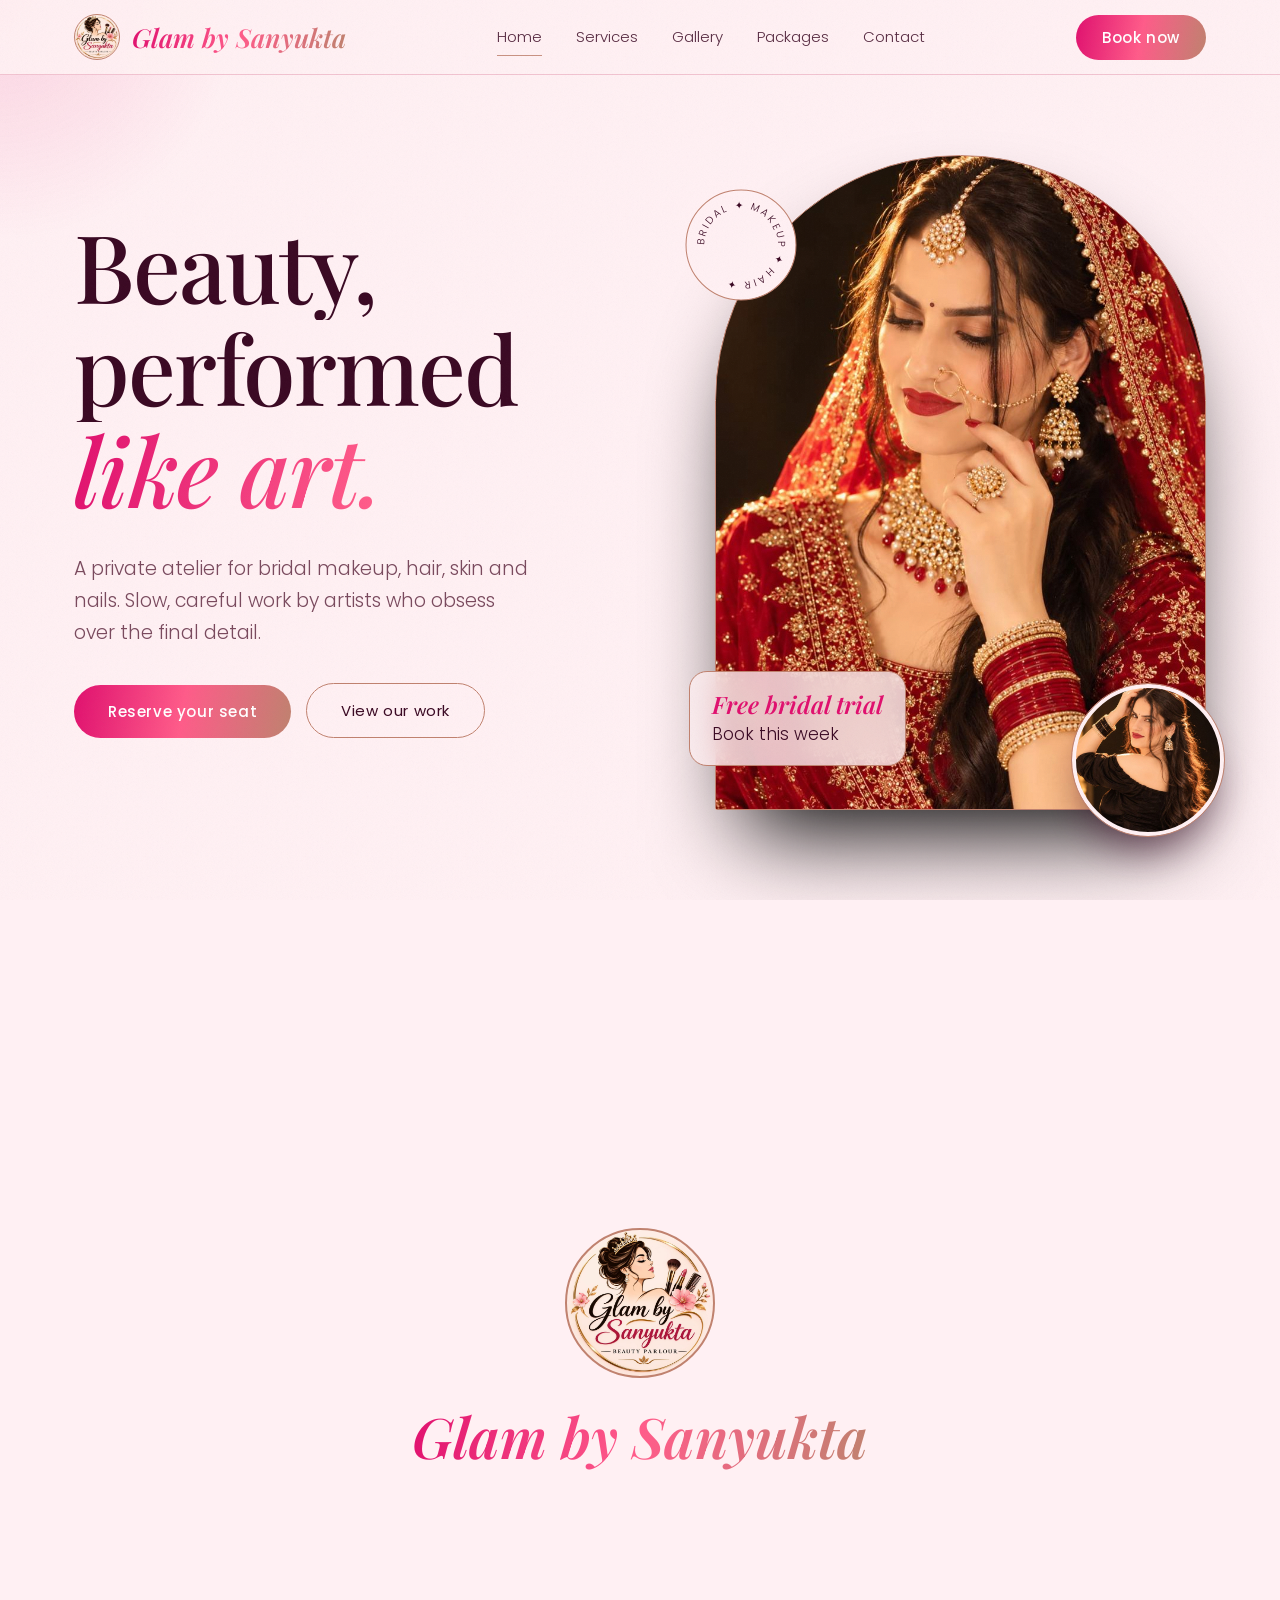
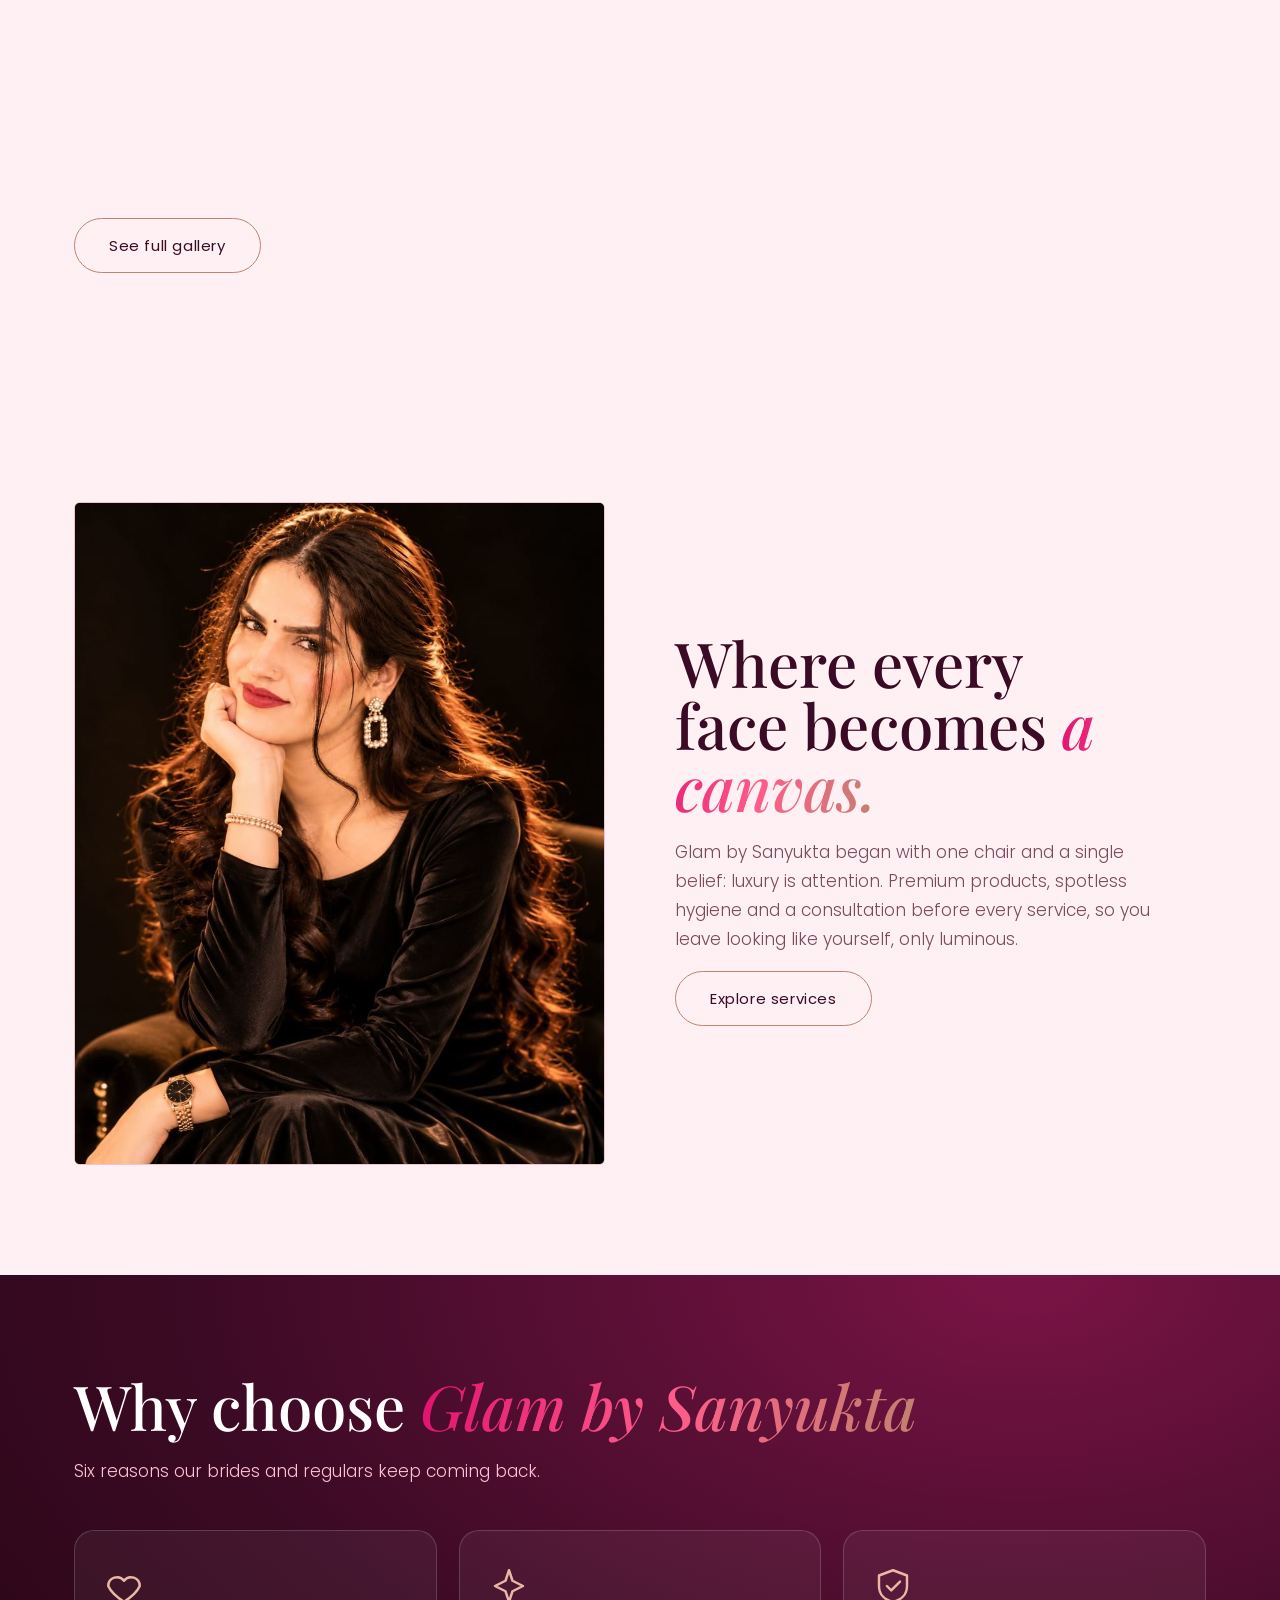
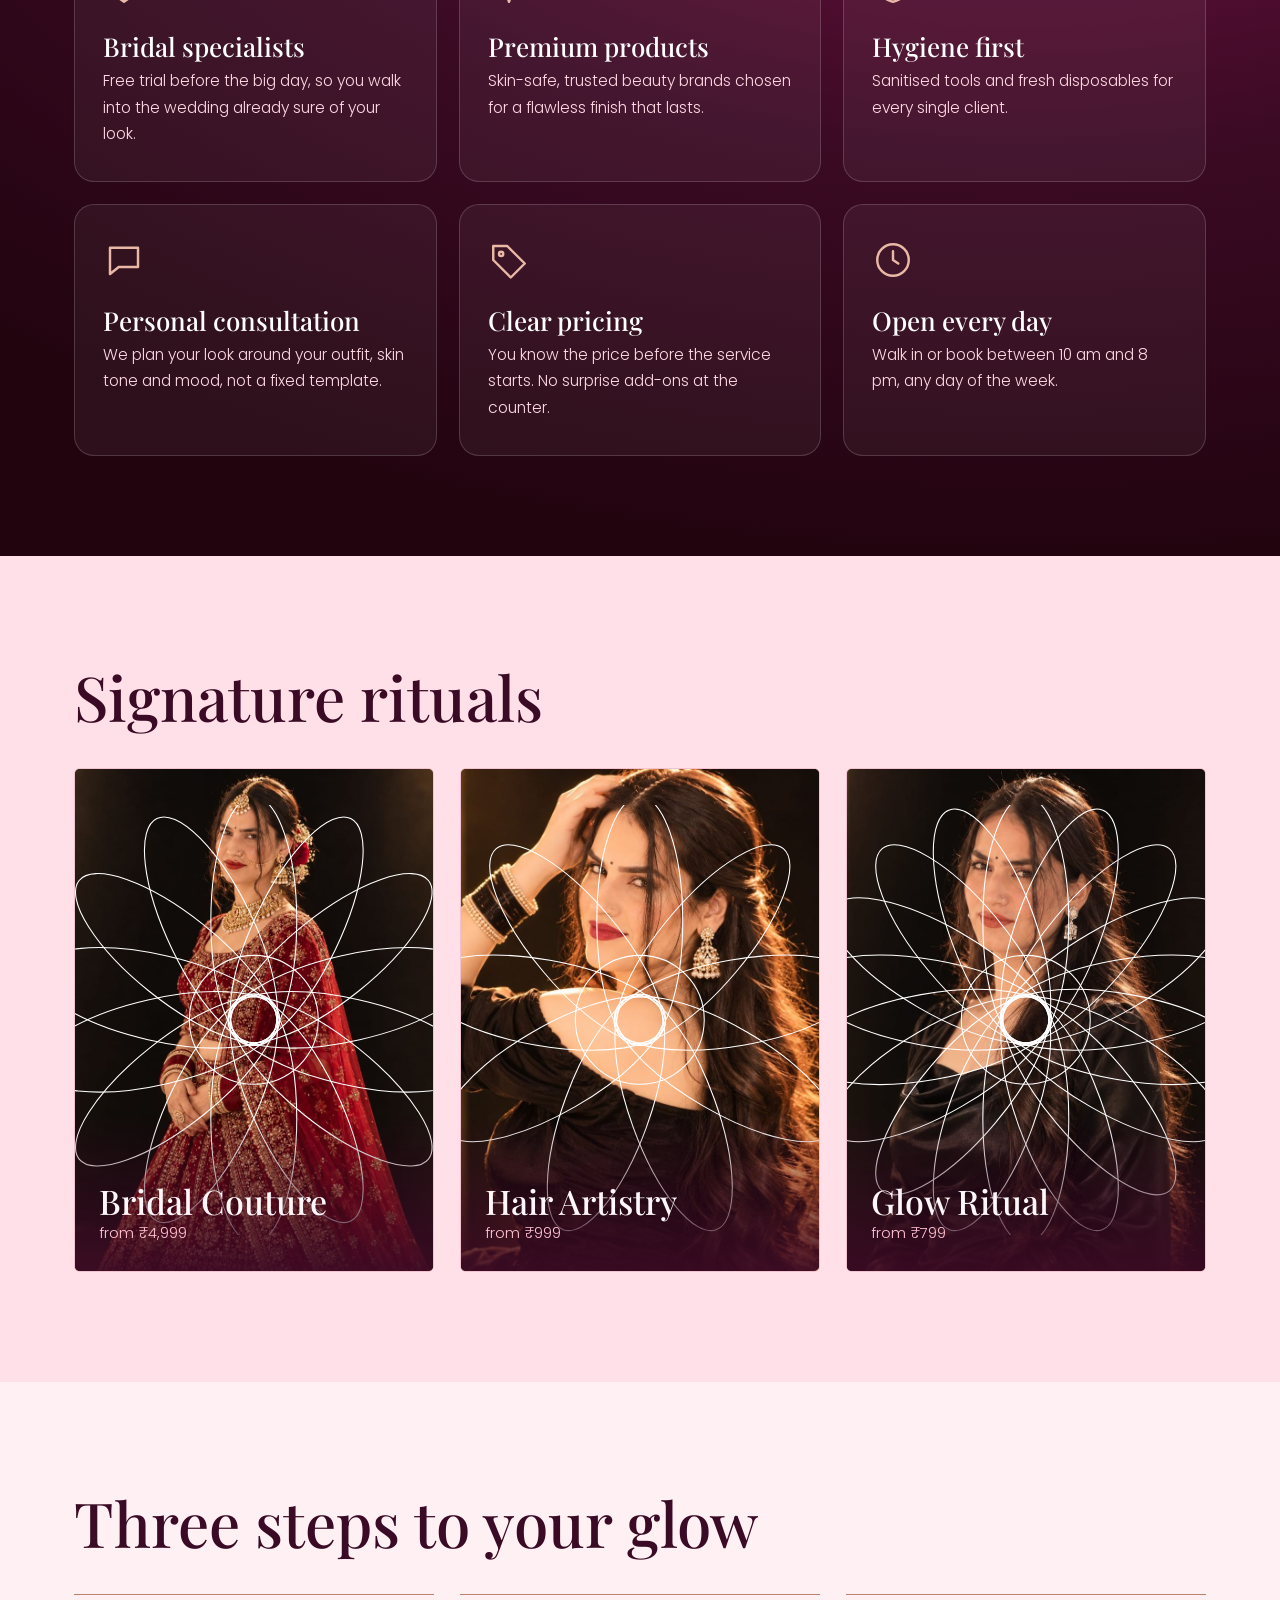
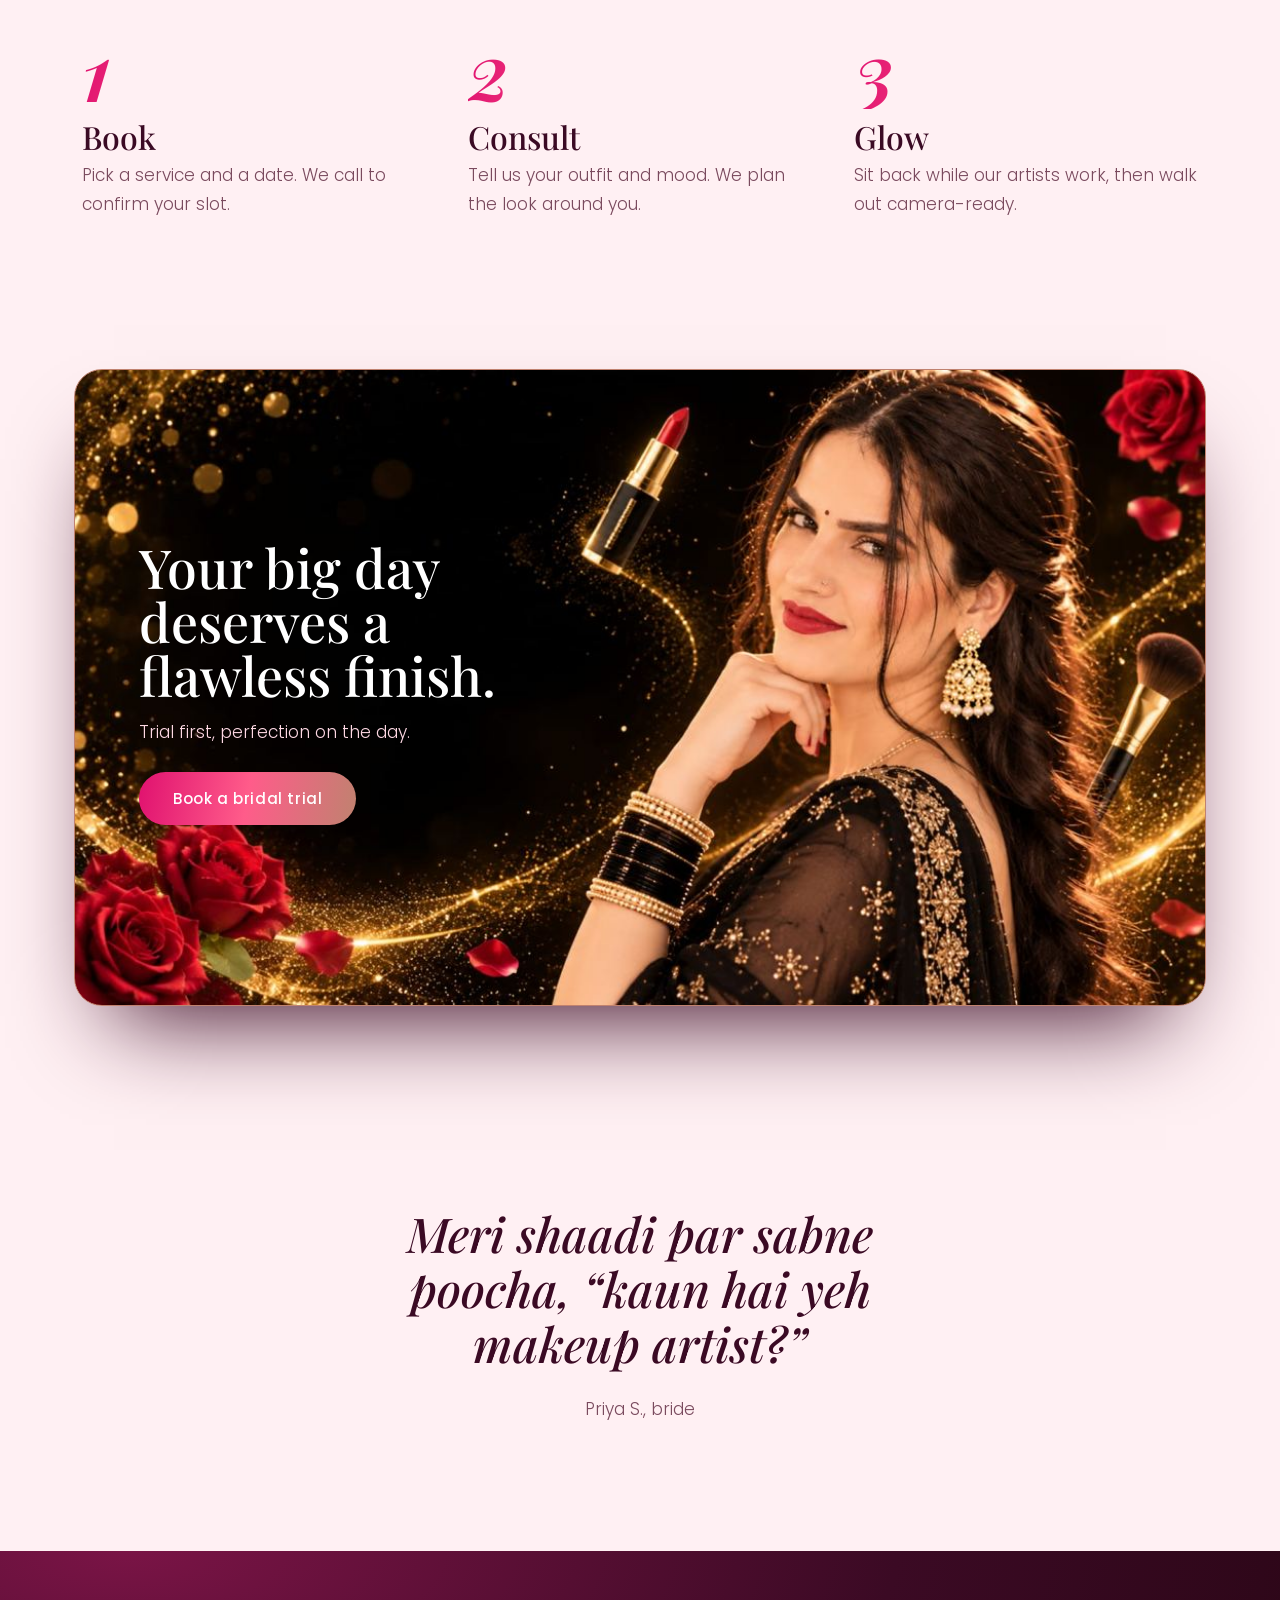
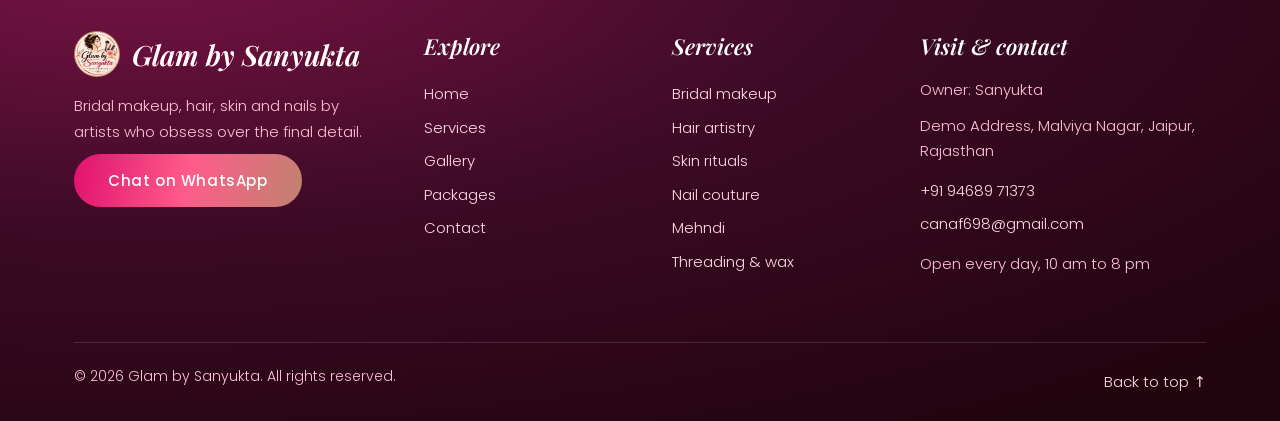
<file: glam-php/glam-php/index.html>
<!DOCTYPE html>
<html lang="en">
<head>
<meta charset="utf-8">
<meta name="viewport" content="width=device-width, initial-scale=1, viewport-fit=cover">
<title>Glam by Sanyukta | Beauty Parlour</title>
<meta name="description" content="Bridal makeup, hair, skin and nails in Malviya Nagar, Jaipur. Book your free bridal trial with Glam by Sanyukta.">
<link rel="icon" href="/assets/img/brand/logo.jpg">
<link rel="preconnect" href="https://fonts.googleapis.com">
<link rel="preconnect" href="https://fonts.gstatic.com" crossorigin>
<link href="https://fonts.googleapis.com/css2?family=Playfair+Display:ital,wght@0,500;0,600;1,500;1,600&family=Poppins:wght@300;400;500&display=swap" rel="stylesheet">
<link rel="stylesheet" href="/assets/css/style.css?v=1">
</head>
<body>
<div id="pre"><div class="lgc ph" data-img="brand/logo"></div><b>Glam by Sanyukta</b></div>
<div id="cur"><div class="lgc ph" data-img="brand/logo"></div><b>Glam by Sanyukta</b></div>
<script>
/* run before paint: skip preloader after first visit, play "reveal" after in-site navigation */
try{
  var s=sessionStorage;
  if(s.getItem('glam_seen')==='1'){var p=document.getElementById('pre');if(p)p.parentNode.removeChild(p)}
  if(s.getItem('glam_nav')==='1'){document.getElementById('cur').className='o'}
}catch(e){}
</script>
<div id="glow"></div>
<header id="hd"><div class="wrap hb"><a class="logo" href="/"><i class="lgh ph" data-img="brand/logo"></i><span>Glam by Sanyukta</span></a>
<nav id="nav"><a href="/" class="on">Home</a><a href="/services">Services</a><a href="/gallery">Gallery</a><a href="/packages">Packages</a><a href="/contact">Contact</a><a class="mo" href="tel:+919468971373">Call +91 94689 71373</a></nav>
<a class="btn f hbtn" href="/contact">Book now</a><button class="mb" id="mb" type="button">Menu</button></div></header>

<main>
<div class="pg show" id="p-home">

<div class="hero"><div class="wrap">
<div><h1><span class="ln"><span style="--i:0">Beauty,</span></span><span class="ln"><span style="--i:1">performed</span></span><span class="ln"><span style="--i:2" class="gt">like art.</span></span></h1>
<p>A private atelier for bridal makeup, hair, skin and nails. Slow, careful work by artists who obsess over the final detail.</p>
<a class="btn f" href="/contact">Reserve your seat</a> &nbsp; <a class="btn" href="/gallery">View our work</a></div>
<div style="position:relative"><div class="arch ph" data-img="hero/hero" data-pos="center 15%"><div class="ros" data-n="16"></div><div class="ros r" data-n="10"></div></div>
<div class="card"><b>Free bridal trial</b>Book this week</div><div class="sm ph" data-img="services/hair"></div><svg class="rb" viewBox="0 0 110 110" aria-hidden="true"><circle cx="55" cy="55" r="54" fill="#fff0f3" stroke="#c0826f"/><path id="rc" d="M55 55m-36 0a36 36 0 1 1 72 0a36 36 0 1 1-72 0" fill="none"/><text font-family="Poppins" font-size="10" letter-spacing="2" fill="#3b0a24"><textPath href="#rc">BRIDAL ✦ MAKEUP ✦ HAIR ✦</textPath></text></svg></div>
</div></div>
<section class="s"><div class="wrap"><h2 class="rv">Looks we <span class="gt">love.</span></h2><p class="sub rv" style="--i:1;margin-bottom:34px">Hover or tap a panel to open the look. Every one is planned around you.</p>
<div class="acw rv" id="acw" style="--i:2">
<div class="ac on ph" data-img="gallery/g11" data-pos="center 20%"><span class="v">Bridal</span><div class="ct"><b>01</b><h3>Bridal Couture</h3><p>HD and airbrush finishes that last all day.</p></div></div>
<div class="ac ph" data-img="gallery/g3" data-pos="center 15%"><span class="v">Reception</span><div class="ct"><b>02</b><h3>Reception Pink</h3><p>Glam that holds up under every flash.</p></div></div>
<div class="ac ph" data-img="gallery/g4"><span class="v">Mehndi</span><div class="ct"><b>03</b><h3>Mehndi Nights</h3><p>Fine henna art with perfect styling.</p></div></div>
<div class="ac ph" data-img="gallery/g12" data-pos="center 20%"><span class="v">Hair &amp; glow</span><div class="ct"><b>04</b><h3>Hair &amp; Glow</h3><p>Waves, colour and skin that glows.</p></div></div>
<div class="ac ph" data-img="gallery/g7" data-pos="center 20%"><span class="v">Festive</span><div class="ct"><b>05</b><h3>Festive Green</h3><p>Colour stories for every function.</p></div></div>
</div><a class="btn rv" style="margin-top:34px" href="/gallery">See full gallery</a></div></section>
<section class="s"><div class="wrap sp">
<div class="tile rv ph" data-img="about/about" style="aspect-ratio:4/5"><div class="bgn" style="background:radial-gradient(90% 70% at 30% 20%,#f2c4ba,#7a3446 55%,#3b0a24)"></div><div class="ros" data-n="12"></div></div>
<div><h2 class="rv">Where every<br>face becomes <span class="gt">a canvas.</span></h2><p class="sub rv" style="--i:1">Glam by Sanyukta began with one chair and a single belief: luxury is attention. Premium products, spotless hygiene and a consultation before every service, so you leave looking like yourself, only luminous.</p><a class="btn rv" style="--i:2" href="/services">Explore services</a></div>
</div></section>
<section class="why"><div class="wrap"><h2 class="rv">Why choose <span class="gt">Glam by Sanyukta</span></h2><p class="sub rv" style="--i:1;max-width:52ch">Six reasons our brides and regulars keep coming back.</p><div class="wg"><div class="wc rv" style="--i:0"><svg viewBox="0 0 24 24" aria-hidden="true"><path d="M12 21s-7-4.5-9-9a5 5 0 019-3 5 5 0 019 3c-2 4.5-9 9-9 9z"/></svg><h3>Bridal specialists</h3><p>Free trial before the big day, so you walk into the wedding already sure of your look.</p></div><div class="wc rv" style="--i:1"><svg viewBox="0 0 24 24" aria-hidden="true"><path d="M12 3l2 6 6 3-6 3-2 6-2-6-6-3 6-3z"/></svg><h3>Premium products</h3><p>Skin-safe, trusted beauty brands chosen for a flawless finish that lasts.</p></div><div class="wc rv" style="--i:2"><svg viewBox="0 0 24 24" aria-hidden="true"><path d="M12 3l8 3v6c0 5-3.5 8-8 9-4.5-1-8-4-8-9V6z"/><path d="M8.5 12l2.5 2.5L16 9.5"/></svg><h3>Hygiene first</h3><p>Sanitised tools and fresh disposables for every single client.</p></div><div class="wc rv" style="--i:0"><svg viewBox="0 0 24 24" aria-hidden="true"><path d="M4 5h16v11H9l-5 4z"/></svg><h3>Personal consultation</h3><p>We plan your look around your outfit, skin tone and mood, not a fixed template.</p></div><div class="wc rv" style="--i:1"><svg viewBox="0 0 24 24" aria-hidden="true"><path d="M3 12V4h8l10 10-8 8z"/><circle cx="7.5" cy="8.5" r="1.2"/></svg><h3>Clear pricing</h3><p>You know the price before the service starts. No surprise add-ons at the counter.</p></div><div class="wc rv" style="--i:2"><svg viewBox="0 0 24 24" aria-hidden="true"><circle cx="12" cy="12" r="9"/><path d="M12 7v5l3 2"/></svg><h3>Open every day</h3><p>Walk in or book between 10 am and 8 pm, any day of the week.</p></div></div></div></section>
<section class="s" style="background:var(--bg2)"><div class="wrap"><h2 class="rv">Signature rituals</h2>
<div class="g3" style="margin-top:40px">
<a href="/services" class="tile rv" data-img="services/bridal"><div class="bgn" style="background:radial-gradient(90% 70% at 70% 20%,#e9a79b,#8b3a4c 55%,#3b0a24)"></div><div class="ros" data-n="14"></div><div class="cap"><h3>Bridal Couture</h3><span>from ₹4,999</span></div></a>
<a href="/services" class="tile rv" data-img="services/hair" style="--i:1"><div class="bgn" style="background:radial-gradient(90% 70% at 30% 20%,#f7e0a8,#a07a32 50%,#3b0a24)"></div><div class="ros" data-n="9"></div><div class="cap"><h3>Hair Artistry</h3><span>from ₹999</span></div></a>
<a href="/services" class="tile rv" data-img="services/skin" style="--i:2"><div class="bgn" style="background:radial-gradient(90% 70% at 60% 25%,#ffd1dc,#d63384 50%,#3b0a24)"></div><div class="ros" data-n="18"></div><div class="cap"><h3>Glow Ritual</h3><span>from ₹799</span></div></a>
</div></div></section>
<section class="s"><div class="wrap"><h2 class="rv">Three steps to your glow</h2><div class="g3" style="margin-top:40px">
<div class="st rv"><b>1</b><h3>Book</h3><p>Pick a service and a date. We call to confirm your slot.</p></div>
<div class="st rv" style="--i:1"><b>2</b><h3>Consult</h3><p>Tell us your outfit and mood. We plan the look around you.</p></div>
<div class="st rv" style="--i:2"><b>3</b><h3>Glow</h3><p>Sit back while our artists work, then walk out camera-ready.</p></div>
</div></div></section>
<section class="bnw"><div class="wrap"><div class="bn ph" data-img="banner/banner" data-pos="right center"><div class="bt"><h2 class="rv">Your big day deserves a flawless finish.</h2><p class="rv" style="--i:1">Trial first, perfection on the day.</p><a class="btn f rv" style="--i:2" href="/contact">Book a bridal trial</a></div></div></div></section>
<section class="s"><div class="wrap"><p class="q rv">Meri shaadi par sabne poocha, “kaun hai yeh makeup artist?”</p><p class="rv" style="text-align:center;color:var(--mute);margin-top:24px">Priya S., bride</p></div></section>
</div>
</main>
<footer class="ft"><div class="wrap"><div class="fg">
<div><a class="logo fl" href="/"><i class="lgh ph" data-img="brand/logo"></i><span>Glam by Sanyukta</span></a><p>Bridal makeup, hair, skin and nails by artists who obsess over the final detail.</p><a class="btn f" href="https://wa.me/919468971373" target="_blank" rel="noopener">Chat on WhatsApp</a></div>
<div><h4>Explore</h4><a href="/">Home</a><a href="/services">Services</a><a href="/gallery">Gallery</a><a href="/packages">Packages</a><a href="/contact">Contact</a></div>
<div><h4>Services</h4><a href="/services">Bridal makeup</a><a href="/services">Hair artistry</a><a href="/services">Skin rituals</a><a href="/services">Nail couture</a><a href="/services">Mehndi</a><a href="/services">Threading &amp; wax</a></div>
<div><h4>Visit &amp; contact</h4><p>Owner: Sanyukta</p><p>Demo Address, Malviya Nagar, Jaipur, Rajasthan</p><a href="tel:+919468971373">+91 94689 71373</a><a href="mailto:canaf698@gmail.com">canaf698@gmail.com</a><p style="margin-top:10px">Open every day, 10 am to 8 pm</p></div>
</div><div class="fb"><span>&copy; 2026 Glam by Sanyukta. All rights reserved.</span><a href="#top" id="totop">Back to top &uarr;</a></div></div></footer>

<script src="/assets/js/main.js?v=1"></script>
</body>
</html>
</file>
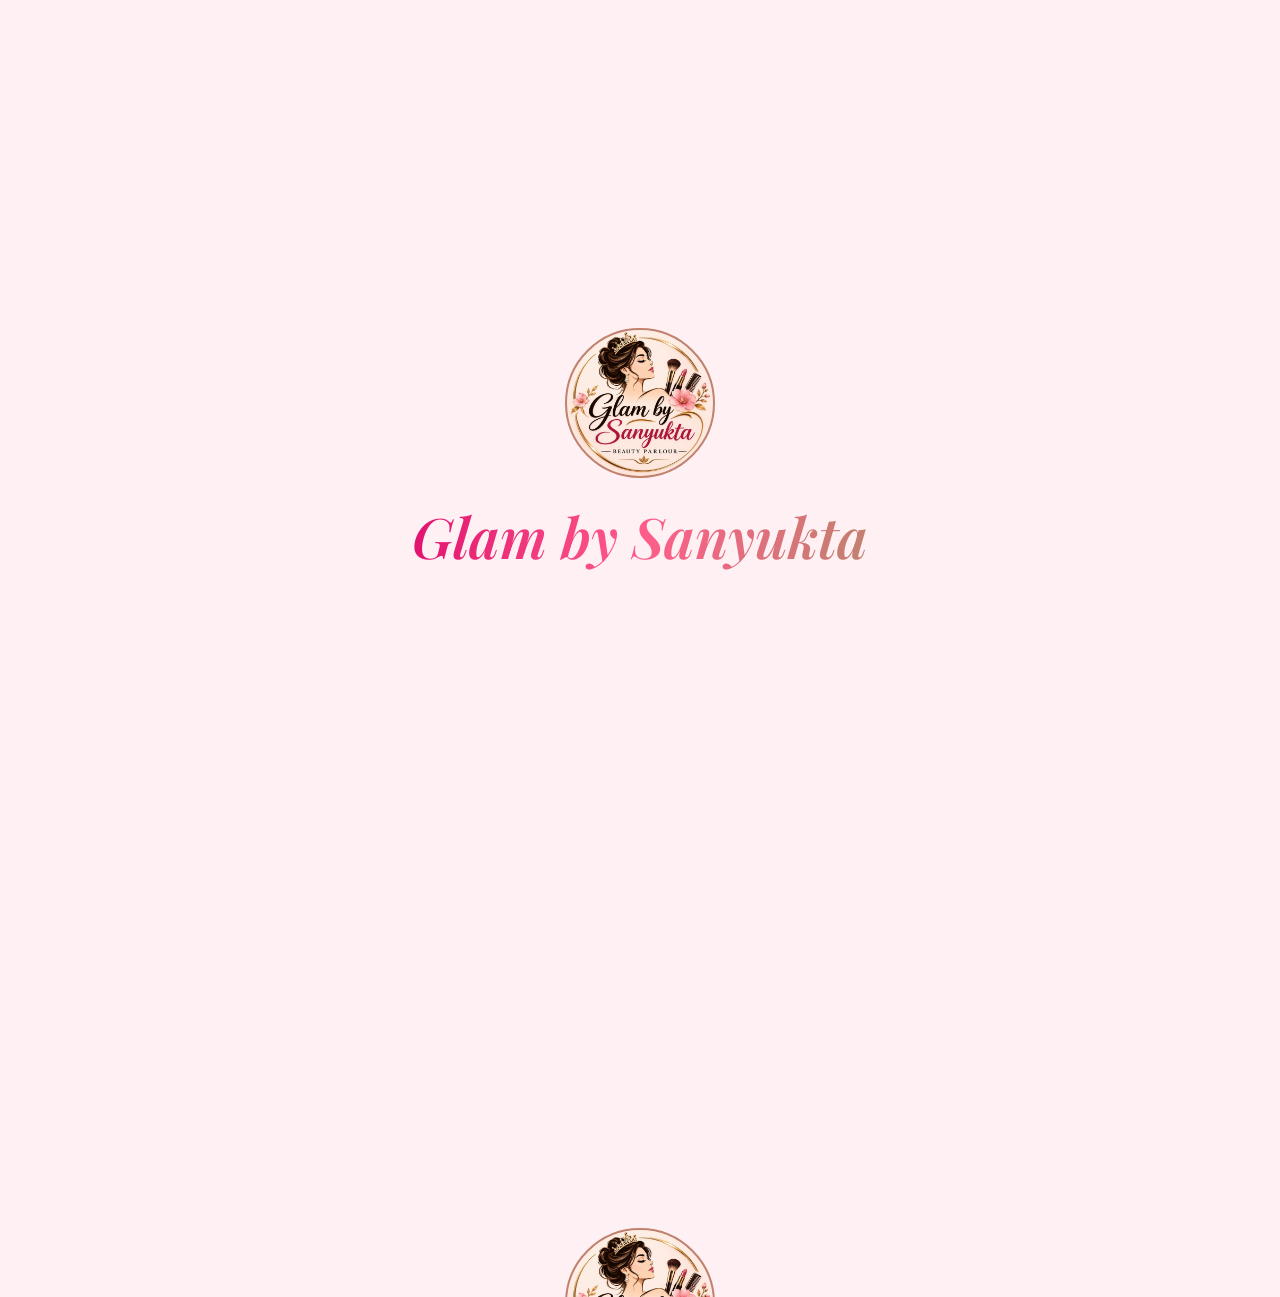
<file: glam-php/glam-php/contact.html>
<!DOCTYPE html>
<html lang="en">
<head>
<meta charset="utf-8">
<meta name="viewport" content="width=device-width, initial-scale=1, viewport-fit=cover">
<title>Contact &amp; Booking | Glam by Sanyukta</title>
<meta name="description" content="Call, WhatsApp or book your seat at Glam by Sanyukta, Malviya Nagar, Jaipur.">
<link rel="icon" href="/assets/img/brand/logo.jpg">
<link rel="preconnect" href="https://fonts.googleapis.com">
<link rel="preconnect" href="https://fonts.gstatic.com" crossorigin>
<link href="https://fonts.googleapis.com/css2?family=Playfair+Display:ital,wght@0,500;0,600;1,500;1,600&family=Poppins:wght@300;400;500&display=swap" rel="stylesheet">
<link rel="stylesheet" href="/assets/css/style.css?v=1">
</head>
<body>
<div id="pre"><div class="lgc ph" data-img="brand/logo"></div><b>Glam by Sanyukta</b></div>
<div id="cur"><div class="lgc ph" data-img="brand/logo"></div><b>Glam by Sanyukta</b></div>
<script>
/* run before paint: skip preloader after first visit, play "reveal" after in-site navigation */
try{
  var s=sessionStorage;
  if(s.getItem('glam_seen')==='1'){var p=document.getElementById('pre');if(p)p.parentNode.removeChild(p)}
  if(s.getItem('glam_nav')==='1'){document.getElementById('cur').className='o'}
}catch(e){}
</script>
<div id="glow"></div>
<header id="hd"><div class="wrap hb"><a class="logo" href="/"><i class="lgh ph" data-img="brand/logo"></i><span>Glam by Sanyukta</span></a>
<nav id="nav"><a href="/">Home</a><a href="/services">Services</a><a href="/gallery">Gallery</a><a href="/packages">Packages</a><a href="/contact" class="on">Contact</a><a class="mo" href="tel:+919468971373">Call +91 94689 71373</a></nav>
<a class="btn f hbtn" href="/contact">Book now</a><button class="mb" id="mb" type="button">Menu</button></div></header>

<main>
<div class="pg show" id="p-contact"><section class="s pad"><div class="wrap sp" style="align-items:start">
<div><h1 style="font-size:clamp(40px,6.5vw,84px)"><span class="ln"><span>Reserve <i class="gt">your seat</i></span></span></h1><div class="ci" style="margin-top:30px"><p><b>Owner</b>Sanyukta</p><p><b>Call or WhatsApp</b><a href="tel:+919468971373">+91 94689 71373</a></p><p><b>Email</b><a href="mailto:canaf698@gmail.com">canaf698@gmail.com</a></p><p><b>Visit</b>Demo Address, Malviya Nagar, Jaipur, Rajasthan</p><p><b>Hours</b>Every day, 10 am to 8 pm</p></div></div>

<form class="form rv" id="booking" name="booking" method="post" action="/contact" data-netlify="true" netlify-honeypot="website" novalidate>
<input type="hidden" name="form-name" value="booking">
<div class="hp-field" aria-hidden="true"><label>Website<input type="text" name="website" tabindex="-1" autocomplete="off"></label></div>
<input class="in2" name="name" placeholder="Your name" aria-label="Name" maxlength="80" required value="">
<input class="in2" name="phone" placeholder="Phone number" inputmode="tel" aria-label="Phone" maxlength="18" required value="">
<select class="in2" name="service" aria-label="Service">
<option selected>Bridal makeup</option>
<option>Hair artistry</option>
<option>Skin rituals</option>
<option>Nail couture</option>
<option>Mehndi</option>
</select>
<input class="in2" name="date" type="date" aria-label="Date" value="">
<div style="margin-top:20px"><button class="btn f" type="submit">Book on WhatsApp</button></div>

<div id="ok" role="status" aria-live="polite"></div>
</form>
</div></section></div>
</main>
<footer class="ft"><div class="wrap"><div class="fg">
<div><a class="logo fl" href="/"><i class="lgh ph" data-img="brand/logo"></i><span>Glam by Sanyukta</span></a><p>Bridal makeup, hair, skin and nails by artists who obsess over the final detail.</p><a class="btn f" href="https://wa.me/919468971373" target="_blank" rel="noopener">Chat on WhatsApp</a></div>
<div><h4>Explore</h4><a href="/">Home</a><a href="/services">Services</a><a href="/gallery">Gallery</a><a href="/packages">Packages</a><a href="/contact">Contact</a></div>
<div><h4>Services</h4><a href="/services">Bridal makeup</a><a href="/services">Hair artistry</a><a href="/services">Skin rituals</a><a href="/services">Nail couture</a><a href="/services">Mehndi</a><a href="/services">Threading &amp; wax</a></div>
<div><h4>Visit &amp; contact</h4><p>Owner: Sanyukta</p><p>Demo Address, Malviya Nagar, Jaipur, Rajasthan</p><a href="tel:+919468971373">+91 94689 71373</a><a href="mailto:canaf698@gmail.com">canaf698@gmail.com</a><p style="margin-top:10px">Open every day, 10 am to 8 pm</p></div>
</div><div class="fb"><span>&copy; 2026 Glam by Sanyukta. All rights reserved.</span><a href="#top" id="totop">Back to top &uarr;</a></div></div></footer>

<script src="/assets/js/main.js?v=1"></script>
</body>
</html>
</file>
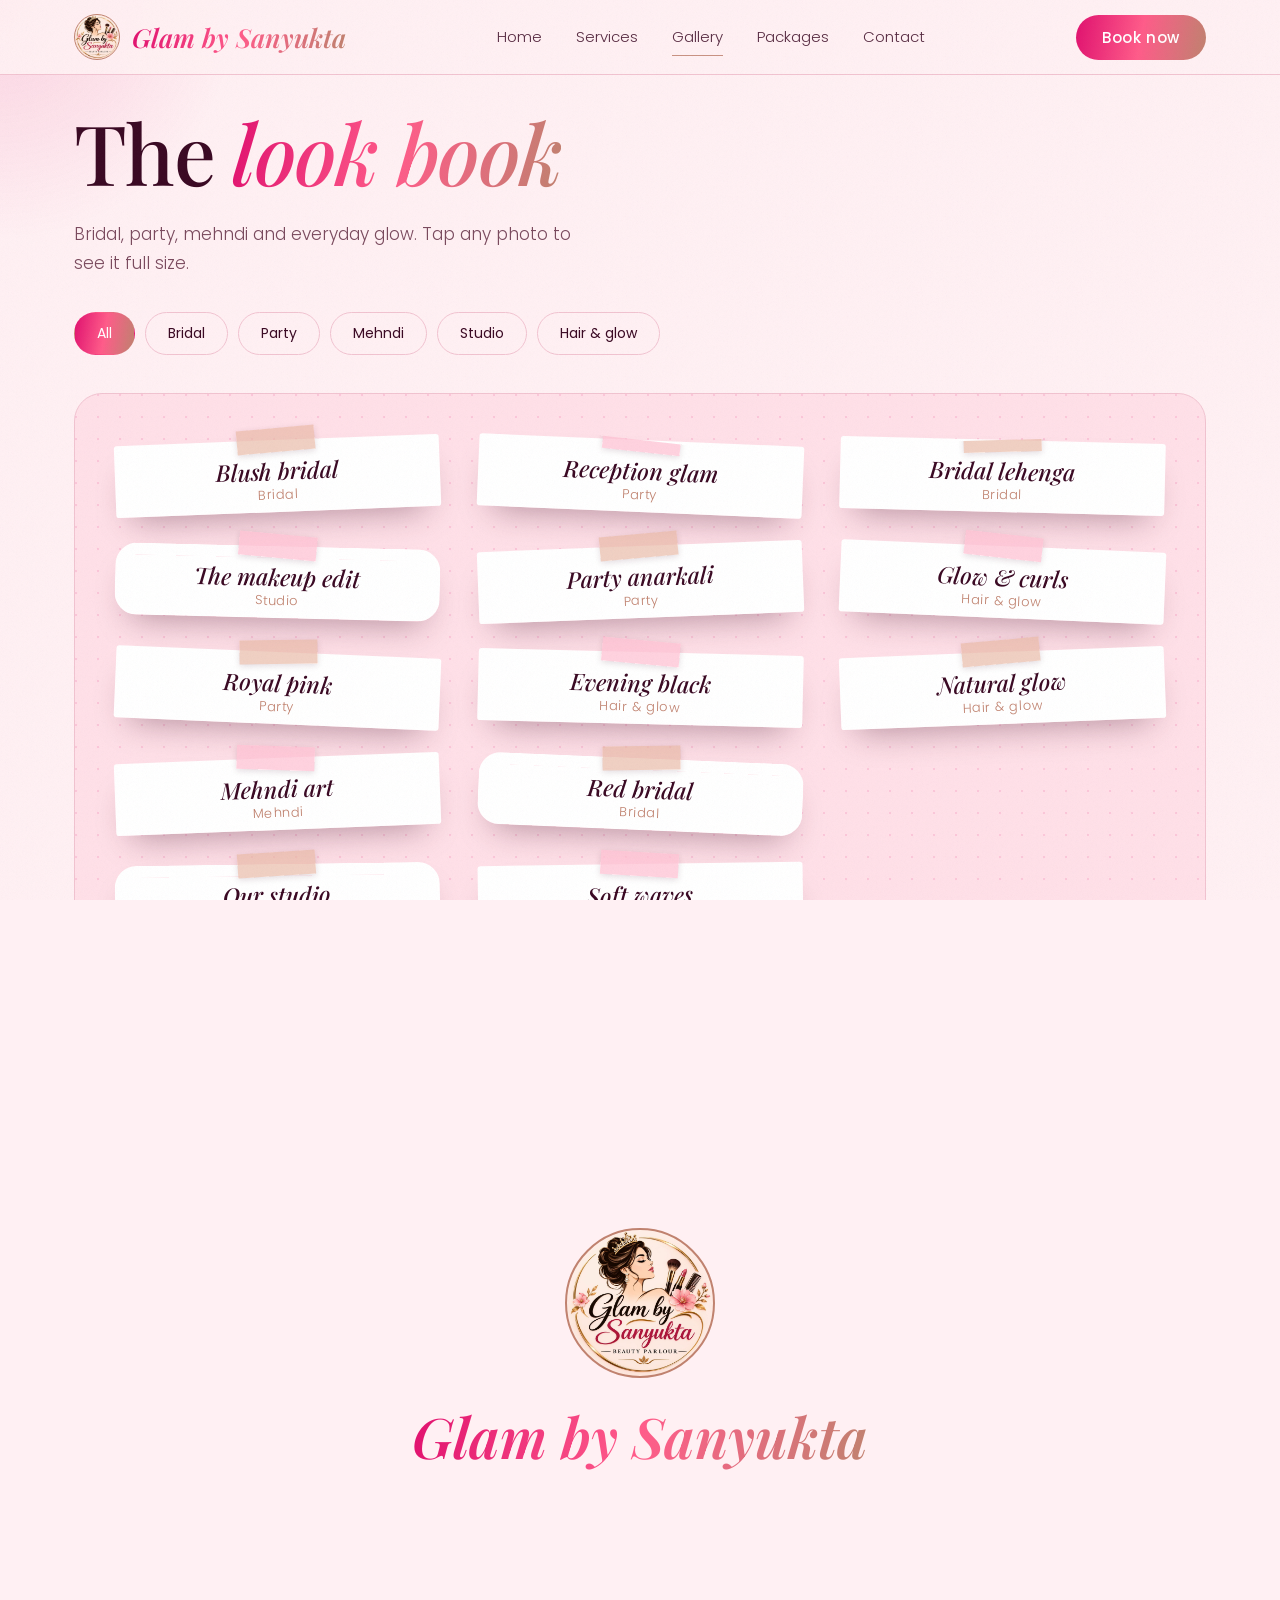
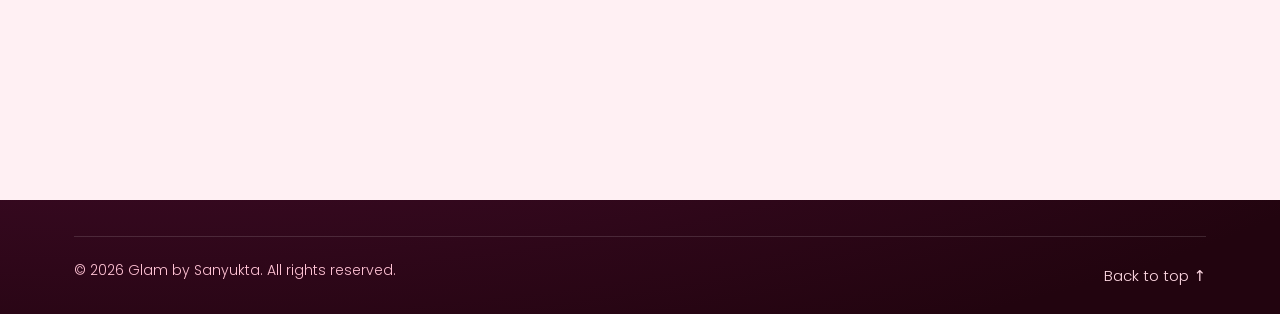
<file: glam-php/glam-php/gallery.html>
<!DOCTYPE html>
<html lang="en">
<head>
<meta charset="utf-8">
<meta name="viewport" content="width=device-width, initial-scale=1, viewport-fit=cover">
<title>Gallery | Glam by Sanyukta</title>
<meta name="description" content="Look book of bridal, party, mehndi and hair &amp; glow work by Glam by Sanyukta.">
<link rel="icon" href="/assets/img/brand/logo.jpg">
<link rel="preconnect" href="https://fonts.googleapis.com">
<link rel="preconnect" href="https://fonts.gstatic.com" crossorigin>
<link href="https://fonts.googleapis.com/css2?family=Playfair+Display:ital,wght@0,500;0,600;1,500;1,600&family=Poppins:wght@300;400;500&display=swap" rel="stylesheet">
<link rel="stylesheet" href="/assets/css/style.css?v=1">
</head>
<body>
<div id="pre"><div class="lgc ph" data-img="brand/logo"></div><b>Glam by Sanyukta</b></div>
<div id="cur"><div class="lgc ph" data-img="brand/logo"></div><b>Glam by Sanyukta</b></div>
<script>
/* run before paint: skip preloader after first visit, play "reveal" after in-site navigation */
try{
  var s=sessionStorage;
  if(s.getItem('glam_seen')==='1'){var p=document.getElementById('pre');if(p)p.parentNode.removeChild(p)}
  if(s.getItem('glam_nav')==='1'){document.getElementById('cur').className='o'}
}catch(e){}
</script>
<div id="glow"></div>
<header id="hd"><div class="wrap hb"><a class="logo" href="/"><i class="lgh ph" data-img="brand/logo"></i><span>Glam by Sanyukta</span></a>
<nav id="nav"><a href="/">Home</a><a href="/services">Services</a><a href="/gallery" class="on">Gallery</a><a href="/packages">Packages</a><a href="/contact">Contact</a><a class="mo" href="tel:+919468971373">Call +91 94689 71373</a></nav>
<a class="btn f hbtn" href="/contact">Book now</a><button class="mb" id="mb" type="button">Menu</button></div></header>

<main>
<div class="pg show" id="p-gallery">
<section class="s pad"><div class="wrap"><h1 style="font-size:clamp(40px,6.5vw,84px)"><span class="ln"><span>The <i class="gt">look book</i></span></span></h1><p class="sub" style="margin:20px 0 34px">Bridal, party, mehndi and everyday glow. Tap any photo to see it full size.</p>
<div class="fl" id="fl"><button class="on" data-f="all" type="button">All</button><button data-f="bridal" type="button">Bridal</button><button data-f="party" type="button">Party</button><button data-f="mehndi" type="button">Mehndi</button><button data-f="studio" type="button">Studio</button><button data-f="hair" type="button">Hair & glow</button></div>
<div class="gg" id="gg">
<div class="tile gi rv ph" data-img="gallery/g1" data-c="bridal" data-pos="center 20%" tabindex="0" role="button" aria-label="Blush bridal" style="--i:1" data-full="/assets/img/gallery/g1.jpg"><div class="bgn" style="background:linear-gradient(160deg,#ffd1dc,#d63384 60%,#3b0a24)"></div><div class="cap"><h3>Blush bridal</h3><span>Bridal</span></div></div>
<div class="tile gi rv w ph" data-img="gallery/g2" data-c="studio" data-pos="center" tabindex="0" role="button" aria-label="The makeup edit" style="--i:2" data-full="/assets/img/gallery/g2.jpg"><div class="bgn" style="background:linear-gradient(160deg,#ffd1dc,#d63384 60%,#3b0a24)"></div><div class="cap"><h3>The makeup edit</h3><span>Studio</span></div></div>
<div class="tile gi rv ph" data-img="gallery/g3" data-c="party" data-pos="center 15%" tabindex="0" role="button" aria-label="Royal pink" style="--i:3" data-full="/assets/img/gallery/g3.jpg"><div class="bgn" style="background:linear-gradient(160deg,#ffd1dc,#d63384 60%,#3b0a24)"></div><div class="cap"><h3>Royal pink</h3><span>Party</span></div></div>
<div class="tile gi rv ph" data-img="gallery/g4" data-c="mehndi" data-pos="center 25%" tabindex="0" role="button" aria-label="Mehndi art" style="--i:0" data-full="/assets/img/gallery/g4.jpg"><div class="bgn" style="background:linear-gradient(160deg,#ffd1dc,#d63384 60%,#3b0a24)"></div><div class="cap"><h3>Mehndi art</h3><span>Mehndi</span></div></div>
<div class="tile gi rv w ph" data-img="gallery/g5" data-c="studio" data-pos="center" tabindex="0" role="button" aria-label="Our studio" style="--i:1" data-full="/assets/img/gallery/g5.jpg"><div class="bgn" style="background:linear-gradient(160deg,#ffd1dc,#d63384 60%,#3b0a24)"></div><div class="cap"><h3>Our studio</h3><span>Studio</span></div></div>
<div class="tile gi rv ph" data-img="gallery/g6" data-c="party" data-pos="center 20%" tabindex="0" role="button" aria-label="Reception glam" style="--i:2" data-full="/assets/img/gallery/g6.jpg"><div class="bgn" style="background:linear-gradient(160deg,#ffd1dc,#d63384 60%,#3b0a24)"></div><div class="cap"><h3>Reception glam</h3><span>Party</span></div></div>
<div class="tile gi rv ph" data-img="gallery/g7" data-c="party" data-pos="center 20%" tabindex="0" role="button" aria-label="Party anarkali" style="--i:3" data-full="/assets/img/gallery/g7.jpg"><div class="bgn" style="background:linear-gradient(160deg,#ffd1dc,#d63384 60%,#3b0a24)"></div><div class="cap"><h3>Party anarkali</h3><span>Party</span></div></div>
<div class="tile gi rv ph" data-img="gallery/g8" data-c="hair" data-pos="center 20%" tabindex="0" role="button" aria-label="Evening black" style="--i:0" data-full="/assets/img/gallery/g8.jpg"><div class="bgn" style="background:linear-gradient(160deg,#ffd1dc,#d63384 60%,#3b0a24)"></div><div class="cap"><h3>Evening black</h3><span>Hair & glow</span></div></div>
<div class="tile gi rv b ph" data-img="gallery/g9" data-c="bridal" data-pos="center 15%" tabindex="0" role="button" aria-label="Red bridal" style="--i:1" data-full="/assets/img/gallery/g9.jpg"><div class="bgn" style="background:linear-gradient(160deg,#ffd1dc,#d63384 60%,#3b0a24)"></div><div class="cap"><h3>Red bridal</h3><span>Bridal</span></div></div>
<div class="tile gi rv ph" data-img="gallery/g10" data-c="hair" data-pos="center 20%" tabindex="0" role="button" aria-label="Soft waves" style="--i:2" data-full="/assets/img/about/about.jpg"><div class="bgn" style="background:linear-gradient(160deg,#ffd1dc,#d63384 60%,#3b0a24)"></div><div class="cap"><h3>Soft waves</h3><span>Hair & glow</span></div></div>
<div class="tile gi rv ph" data-img="gallery/g11" data-c="bridal" data-pos="center 15%" tabindex="0" role="button" aria-label="Bridal lehenga" style="--i:3" data-full="/assets/img/gallery/g11.jpg"><div class="bgn" style="background:linear-gradient(160deg,#ffd1dc,#d63384 60%,#3b0a24)"></div><div class="cap"><h3>Bridal lehenga</h3><span>Bridal</span></div></div>
<div class="tile gi rv ph" data-img="gallery/g12" data-c="hair" data-pos="center 20%" tabindex="0" role="button" aria-label="Glow & curls" style="--i:0" data-full="/assets/img/gallery/g12.jpg"><div class="bgn" style="background:linear-gradient(160deg,#ffd1dc,#d63384 60%,#3b0a24)"></div><div class="cap"><h3>Glow & curls</h3><span>Hair & glow</span></div></div>
<div class="tile gi rv ph" data-img="gallery/g13" data-c="hair" data-pos="center 20%" tabindex="0" role="button" aria-label="Natural glow" style="--i:1" data-full="/assets/img/gallery/g13.jpg"><div class="bgn" style="background:linear-gradient(160deg,#ffd1dc,#d63384 60%,#3b0a24)"></div><div class="cap"><h3>Natural glow</h3><span>Hair & glow</span></div></div>
</div>
<div class="cta2 rv"><h2>Love a look? Wear it on your day.</h2><a class="btn f" href="/contact">Book your look</a></div>
</div></section>
</div>
</main>
<div id="lb" role="dialog" aria-modal="true" aria-label="Photo viewer"><button class="x" type="button" aria-label="Close">&times;</button><button class="pv" type="button" aria-label="Previous">&lsaquo;</button><img alt=""><button class="nx" type="button" aria-label="Next">&rsaquo;</button><p></p></div>
<footer class="ft"><div class="wrap"><div class="fg">
<div><a class="logo fl" href="/"><i class="lgh ph" data-img="brand/logo"></i><span>Glam by Sanyukta</span></a><p>Bridal makeup, hair, skin and nails by artists who obsess over the final detail.</p><a class="btn f" href="https://wa.me/919468971373" target="_blank" rel="noopener">Chat on WhatsApp</a></div>
<div><h4>Explore</h4><a href="/">Home</a><a href="/services">Services</a><a href="/gallery">Gallery</a><a href="/packages">Packages</a><a href="/contact">Contact</a></div>
<div><h4>Services</h4><a href="/services">Bridal makeup</a><a href="/services">Hair artistry</a><a href="/services">Skin rituals</a><a href="/services">Nail couture</a><a href="/services">Mehndi</a><a href="/services">Threading &amp; wax</a></div>
<div><h4>Visit &amp; contact</h4><p>Owner: Sanyukta</p><p>Demo Address, Malviya Nagar, Jaipur, Rajasthan</p><a href="tel:+919468971373">+91 94689 71373</a><a href="mailto:canaf698@gmail.com">canaf698@gmail.com</a><p style="margin-top:10px">Open every day, 10 am to 8 pm</p></div>
</div><div class="fb"><span>&copy; 2026 Glam by Sanyukta. All rights reserved.</span><a href="#top" id="totop">Back to top &uarr;</a></div></div></footer>

<script src="/assets/js/main.js?v=1"></script>
</body>
</html>
</file>
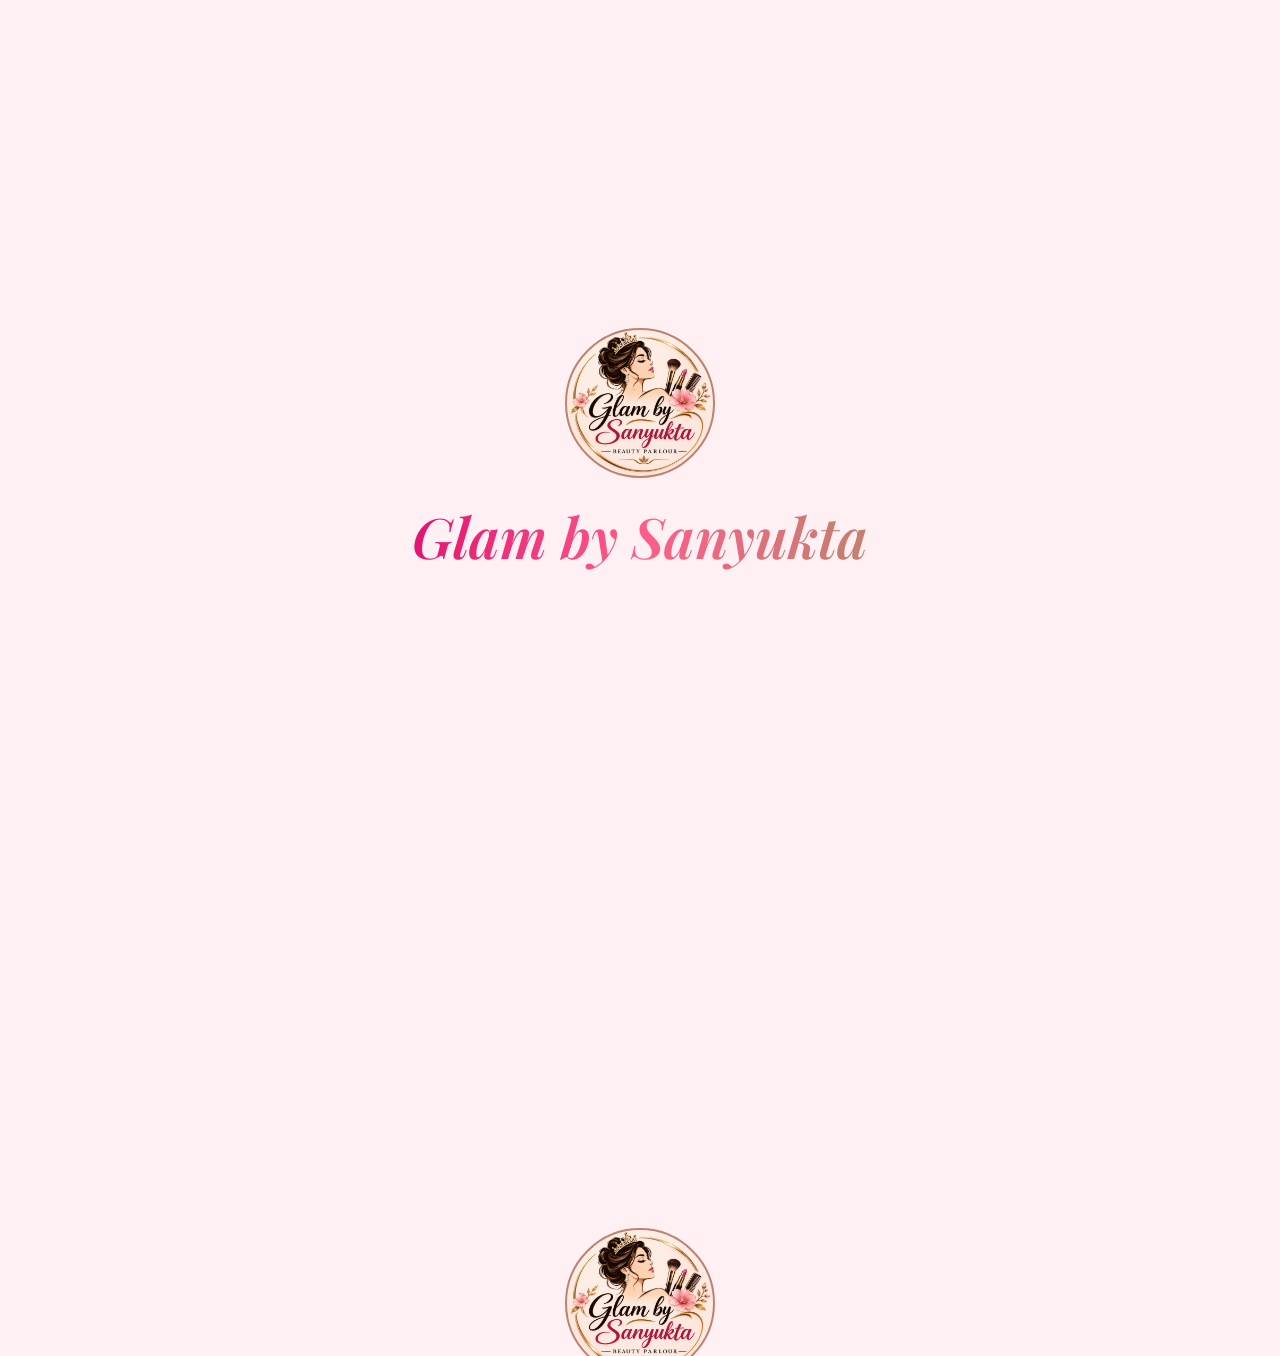
<file: glam-php/glam-php/packages.html>
<!DOCTYPE html>
<html lang="en">
<head>
<meta charset="utf-8">
<meta name="viewport" content="width=device-width, initial-scale=1, viewport-fit=cover">
<title>Packages | Glam by Sanyukta</title>
<meta name="description" content="Curated beauty packages: Glow Up, Bridal Queen and Party Ready.">
<link rel="icon" href="/assets/img/brand/logo.jpg">
<link rel="preconnect" href="https://fonts.googleapis.com">
<link rel="preconnect" href="https://fonts.gstatic.com" crossorigin>
<link href="https://fonts.googleapis.com/css2?family=Playfair+Display:ital,wght@0,500;0,600;1,500;1,600&family=Poppins:wght@300;400;500&display=swap" rel="stylesheet">
<link rel="stylesheet" href="/assets/css/style.css?v=1">
</head>
<body>
<div id="pre"><div class="lgc ph" data-img="brand/logo"></div><b>Glam by Sanyukta</b></div>
<div id="cur"><div class="lgc ph" data-img="brand/logo"></div><b>Glam by Sanyukta</b></div>
<script>
/* run before paint: skip preloader after first visit, play "reveal" after in-site navigation */
try{
  var s=sessionStorage;
  if(s.getItem('glam_seen')==='1'){var p=document.getElementById('pre');if(p)p.parentNode.removeChild(p)}
  if(s.getItem('glam_nav')==='1'){document.getElementById('cur').className='o'}
}catch(e){}
</script>
<div id="glow"></div>
<header id="hd"><div class="wrap hb"><a class="logo" href="/"><i class="lgh ph" data-img="brand/logo"></i><span>Glam by Sanyukta</span></a>
<nav id="nav"><a href="/">Home</a><a href="/services">Services</a><a href="/gallery">Gallery</a><a href="/packages" class="on">Packages</a><a href="/contact">Contact</a><a class="mo" href="tel:+919468971373">Call +91 94689 71373</a></nav>
<a class="btn f hbtn" href="/contact">Book now</a><button class="mb" id="mb" type="button">Menu</button></div></header>

<main>
<div class="pg show" id="p-packages">
<section class="s pad"><div class="wrap"><h1 style="font-size:clamp(40px,6.5vw,84px)"><span class="ln"><span>Curated <i class="gt">packages</i></span></span></h1>
<div class="g3" style="margin-top:56px;align-items:center">
<div class="pk rv"><h3>Glow Up</h3><div class="big">₹1,999</div><ul><li>Skin ritual facial</li><li>Hair spa</li><li>Threading</li></ul><a class="btn" href="/contact">Choose</a></div>
<div class="pk hot rv" style="--i:1"><h3>Bridal Queen</h3><div class="big">₹14,999</div><ul><li>HD bridal makeup</li><li>Hair and dupatta setting</li><li>Pre-bridal facial</li><li>Bridal mehndi</li></ul><a class="btn f" href="/contact">Choose</a></div>
<div class="pk rv" style="--i:2"><h3>Party Ready</h3><div class="big">₹2,999</div><ul><li>Makeup</li><li>Hair styling</li><li>Gel nails</li></ul><a class="btn" href="/contact">Choose</a></div>
</div></div></section>
</div>
</main>
<footer class="ft"><div class="wrap"><div class="fg">
<div><a class="logo fl" href="/"><i class="lgh ph" data-img="brand/logo"></i><span>Glam by Sanyukta</span></a><p>Bridal makeup, hair, skin and nails by artists who obsess over the final detail.</p><a class="btn f" href="https://wa.me/919468971373" target="_blank" rel="noopener">Chat on WhatsApp</a></div>
<div><h4>Explore</h4><a href="/">Home</a><a href="/services">Services</a><a href="/gallery">Gallery</a><a href="/packages">Packages</a><a href="/contact">Contact</a></div>
<div><h4>Services</h4><a href="/services">Bridal makeup</a><a href="/services">Hair artistry</a><a href="/services">Skin rituals</a><a href="/services">Nail couture</a><a href="/services">Mehndi</a><a href="/services">Threading &amp; wax</a></div>
<div><h4>Visit &amp; contact</h4><p>Owner: Sanyukta</p><p>Demo Address, Malviya Nagar, Jaipur, Rajasthan</p><a href="tel:+919468971373">+91 94689 71373</a><a href="mailto:canaf698@gmail.com">canaf698@gmail.com</a><p style="margin-top:10px">Open every day, 10 am to 8 pm</p></div>
</div><div class="fb"><span>&copy; 2026 Glam by Sanyukta. All rights reserved.</span><a href="#top" id="totop">Back to top &uarr;</a></div></div></footer>

<script src="/assets/js/main.js?v=1"></script>
</body>
</html>
</file>
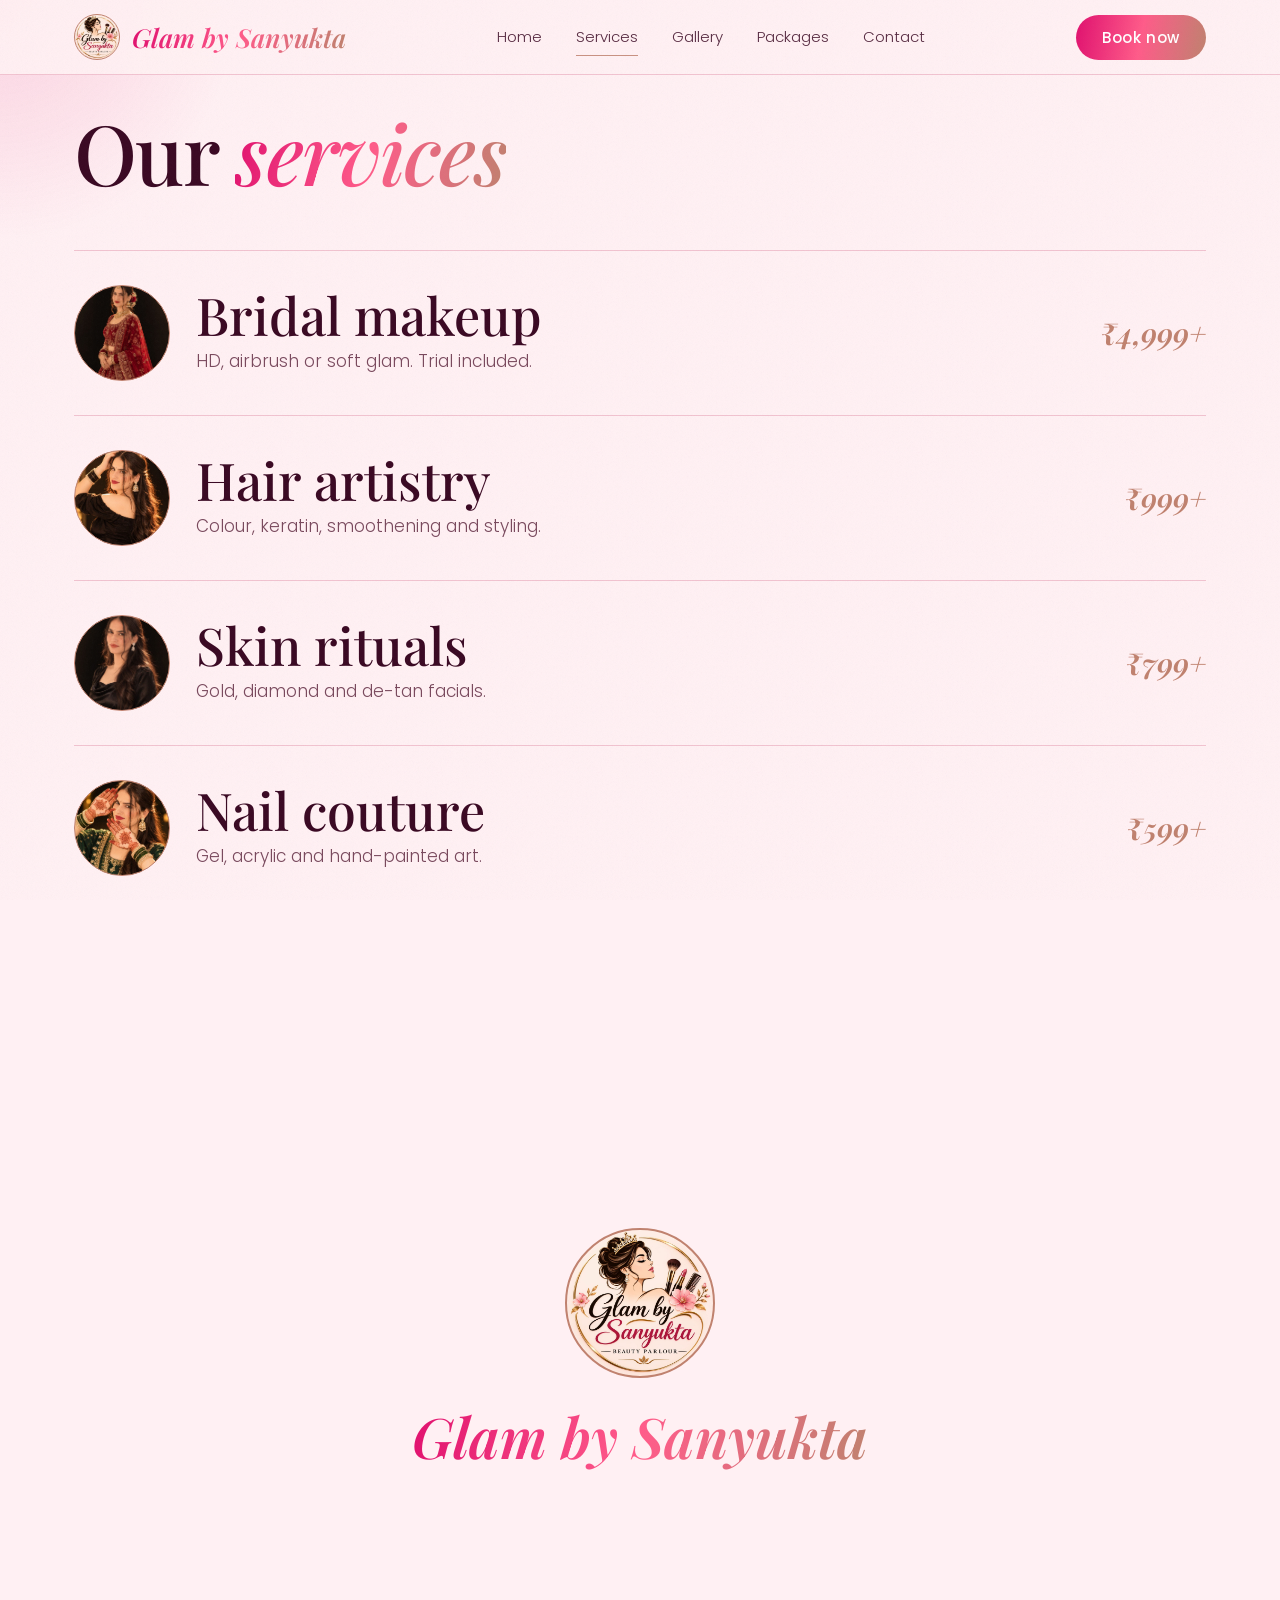
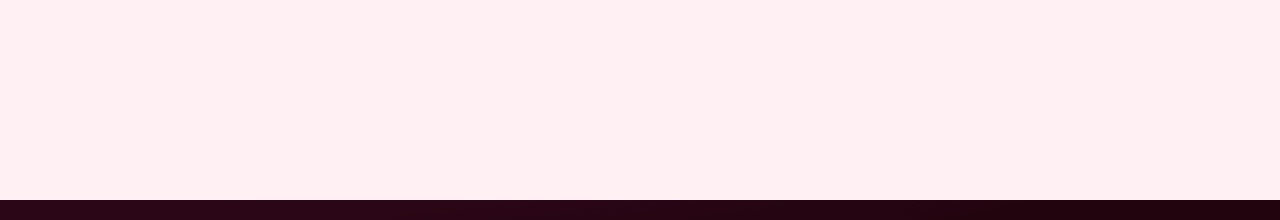
<file: glam-php/glam-php/services.html>
<!DOCTYPE html>
<html lang="en">
<head>
<meta charset="utf-8">
<meta name="viewport" content="width=device-width, initial-scale=1, viewport-fit=cover">
<title>Services | Glam by Sanyukta</title>
<meta name="description" content="Bridal makeup, hair artistry, skin rituals, nail couture, mehndi, threading and wax at Glam by Sanyukta, Jaipur.">
<link rel="icon" href="/assets/img/brand/logo.jpg">
<link rel="preconnect" href="https://fonts.googleapis.com">
<link rel="preconnect" href="https://fonts.gstatic.com" crossorigin>
<link href="https://fonts.googleapis.com/css2?family=Playfair+Display:ital,wght@0,500;0,600;1,500;1,600&family=Poppins:wght@300;400;500&display=swap" rel="stylesheet">
<link rel="stylesheet" href="/assets/css/style.css?v=1">
</head>
<body>
<div id="pre"><div class="lgc ph" data-img="brand/logo"></div><b>Glam by Sanyukta</b></div>
<div id="cur"><div class="lgc ph" data-img="brand/logo"></div><b>Glam by Sanyukta</b></div>
<script>
/* run before paint: skip preloader after first visit, play "reveal" after in-site navigation */
try{
  var s=sessionStorage;
  if(s.getItem('glam_seen')==='1'){var p=document.getElementById('pre');if(p)p.parentNode.removeChild(p)}
  if(s.getItem('glam_nav')==='1'){document.getElementById('cur').className='o'}
}catch(e){}
</script>
<div id="glow"></div>
<header id="hd"><div class="wrap hb"><a class="logo" href="/"><i class="lgh ph" data-img="brand/logo"></i><span>Glam by Sanyukta</span></a>
<nav id="nav"><a href="/">Home</a><a href="/services" class="on">Services</a><a href="/gallery">Gallery</a><a href="/packages">Packages</a><a href="/contact">Contact</a><a class="mo" href="tel:+919468971373">Call +91 94689 71373</a></nav>
<a class="btn f hbtn" href="/contact">Book now</a><button class="mb" id="mb" type="button">Menu</button></div></header>

<main>
<div class="pg show" id="p-services">
<section class="s pad"><div class="wrap"><h1 style="font-size:clamp(40px,6.5vw,84px)"><span class="ln"><span>Our <i class="gt">services</i></span></span></h1>
<div class="rows" style="margin-top:50px">
<div class="row rv"><i class="th ph" data-img="services/bridal"></i><div><h3>Bridal makeup</h3><p>HD, airbrush or soft glam. Trial included.</p></div><span class="pr">₹4,999+</span></div>
<div class="row rv"><i class="th ph" data-img="services/hair"></i><div><h3>Hair artistry</h3><p>Colour, keratin, smoothening and styling.</p></div><span class="pr">₹999+</span></div>
<div class="row rv"><i class="th ph" data-img="services/skin"></i><div><h3>Skin rituals</h3><p>Gold, diamond and de-tan facials.</p></div><span class="pr">₹799+</span></div>
<div class="row rv"><i class="th ph" data-img="gallery/g4"></i><div><h3>Nail couture</h3><p>Gel, acrylic and hand-painted art.</p></div><span class="pr">₹599+</span></div>
<div class="row rv"><i class="th ph" data-img="gallery/g4"></i><div><h3>Mehndi</h3><p>Bridal and party designs in natural henna.</p></div><span class="pr">₹499+</span></div>
<div class="row rv"><i class="th ph" data-img="gallery/g10"></i><div><h3>Threading &amp; wax</h3><p>Quick, clean and gentle.</p></div><span class="pr">₹30+</span></div>
</div></div></section>
</div>
</main>
<footer class="ft"><div class="wrap"><div class="fg">
<div><a class="logo fl" href="/"><i class="lgh ph" data-img="brand/logo"></i><span>Glam by Sanyukta</span></a><p>Bridal makeup, hair, skin and nails by artists who obsess over the final detail.</p><a class="btn f" href="https://wa.me/919468971373" target="_blank" rel="noopener">Chat on WhatsApp</a></div>
<div><h4>Explore</h4><a href="/">Home</a><a href="/services">Services</a><a href="/gallery">Gallery</a><a href="/packages">Packages</a><a href="/contact">Contact</a></div>
<div><h4>Services</h4><a href="/services">Bridal makeup</a><a href="/services">Hair artistry</a><a href="/services">Skin rituals</a><a href="/services">Nail couture</a><a href="/services">Mehndi</a><a href="/services">Threading &amp; wax</a></div>
<div><h4>Visit &amp; contact</h4><p>Owner: Sanyukta</p><p>Demo Address, Malviya Nagar, Jaipur, Rajasthan</p><a href="tel:+919468971373">+91 94689 71373</a><a href="mailto:canaf698@gmail.com">canaf698@gmail.com</a><p style="margin-top:10px">Open every day, 10 am to 8 pm</p></div>
</div><div class="fb"><span>&copy; 2026 Glam by Sanyukta. All rights reserved.</span><a href="#top" id="totop">Back to top &uarr;</a></div></div></footer>

<script src="/assets/js/main.js?v=1"></script>
</body>
</html>
</file>
<file: assets/css/style.css>
:root{color-scheme:light;--bg:#fff0f3;--bg2:#ffe0e8;--ink:#3b0a24;--mute:#7a4a5e;--rose:#e0116f;--gold:#c0826f;--ln:#f1c3d0;
--s:"Playfair Display",Georgia,serif;--b:"Poppins",system-ui,sans-serif;--g:linear-gradient(100deg,#e0116f,#ff5c8a 50%,#c0826f);box-sizing:border-box;padding-top:env(safe-area-inset-top,0px);padding-bottom:env(safe-area-inset-bottom,0px)}
*,*::before,*::after{box-sizing:inherit}
html{scroll-behavior:smooth}
body{margin:0;background:var(--bg);color:var(--ink);font:300 17px/1.7 var(--b);overflow-x:hidden}
body::after{content:"";position:fixed;inset:0;pointer-events:none;z-index:90;opacity:.035;background:url("data:image/svg+xml;utf8,<svg xmlns='http://www.w3.org/2000/svg' width='160' height='160'><filter id='n'><feTurbulence baseFrequency='.8' numOctaves='2'/></filter><rect width='100%' height='100%' filter='url(%23n)'/></svg>")}
a{color:inherit;text-decoration:none}
:focus-visible{outline:2px solid var(--gold);outline-offset:4px}
.wrap{max-width:1180px;margin:0 auto;padding:0 24px}
#glow{position:fixed;left:0;top:0;width:520px;height:520px;margin:-260px 0 0 -260px;border-radius:50%;background:radial-gradient(circle,#e0116f22,transparent 65%);pointer-events:none;z-index:1}
#pre{position:fixed;inset:0;z-index:100;background:var(--bg);display:flex;flex-direction:column;gap:20px;align-items:center;justify-content:center;transition:transform 1s cubic-bezier(.7,0,.2,1)}
#pre.go{transform:translateY(-100%)}
#pre b,#cur b{font:italic 600 clamp(30px,6vw,56px) var(--s);background:var(--g);-webkit-background-clip:text;background-clip:text;color:transparent;animation:fade 1.2s both}
@keyframes fade{from{opacity:0;letter-spacing:.3em}to{opacity:1;letter-spacing:0}}
#cur{position:fixed;inset:0;z-index:80;background:var(--bg);transform:translateY(100%);pointer-events:none}
#cur.w{animation:wipe 1s cubic-bezier(.7,0,.2,1)}
@keyframes wipe{0%{transform:translateY(100%)}45%,55%{transform:translateY(0)}100%{transform:translateY(-100%)}}
.logo{font:italic 600 26px var(--s);background:var(--g);-webkit-background-clip:text;background-clip:text;color:transparent}
nav{display:flex;gap:34px;font-size:15px}
nav a{position:relative;padding:4px 0;opacity:.85}
nav a::after{content:"";position:absolute;left:0;bottom:-2px;height:1px;width:100%;background:var(--gold);transform:scaleX(0);transform-origin:right;transition:transform .5s}
nav a:hover::after,nav a.on::after{transform:scaleX(1);transform-origin:left}
.mb{display:none;background:none;border:1px solid var(--gold);color:var(--gold);border-radius:99px;padding:8px 18px;font:inherit;cursor:pointer}
.btn{position:relative;display:inline-block;overflow:hidden;padding:15px 34px;border-radius:99px;font:400 15px var(--b);letter-spacing:.04em;cursor:pointer;border:1px solid var(--gold);color:var(--ink);background:none}
.btn.f{background:var(--g);color:#fff;border:0;font-weight:500}
.btn::before{content:"";position:absolute;top:0;left:-80%;width:50%;height:100%;background:linear-gradient(100deg,transparent,#ffffff66,transparent);transform:skewX(-20deg);transition:left .8s}
.btn:hover::before{left:130%}
.pg{display:none;position:relative;z-index:2}.pg.show{display:block}
h1,h2,h3{font-family:var(--s);font-weight:500;margin:0;line-height:1}
h1{font-size:clamp(46px,7.4vw,104px);letter-spacing:-.02em}
h2{font-size:clamp(34px,5vw,62px);margin-bottom:20px}
.ln{display:block;overflow:hidden;padding-bottom:.08em}
.ln span{display:block;animation:up 1.1s cubic-bezier(.2,.8,.2,1) both;animation-delay:calc(var(--i)*.14s + .15s)}
@keyframes up{from{transform:translateY(110%)}}
.gt{background:var(--g);-webkit-background-clip:text;background-clip:text;color:transparent;font-style:italic}
.rv{opacity:0;transform:translateY(40px);transition:opacity 1s,transform 1s cubic-bezier(.2,.8,.2,1);transition-delay:calc(var(--i,0)*.12s)}
.rv.in{opacity:1;transform:none}
.hero{min-height:100svh;display:flex;align-items:center;padding:125px 0 60px;position:relative;overflow:hidden}
.hero .wrap{display:grid;grid-template-columns:1.1fr .9fr;gap:40px;align-items:center;width:100%}
.hero p{max-width:42ch;color:var(--mute);font-size:19px;margin:28px 0 34px}
.arch{position:relative;aspect-ratio:3/4;border-radius:999px 999px 6px 6px;overflow:hidden;border:1px solid var(--gold);background:radial-gradient(120% 90% at 50% 25%,#fff 0,#ff8fb1 40%,#8a1048 85%);box-shadow:0 50px 90px -30px #000}
.ros{position:absolute;inset:0;display:grid;place-items:center;color:#fff;pointer-events:none}
.ph .ros{display:none}
.ros svg{width:130%;height:auto;animation:rot 60s linear infinite}
.ros.r svg{animation-direction:reverse;animation-duration:90s;width:85%}
.ros ellipse,.ros circle{fill:none;stroke:currentColor;stroke-width:.5}
@keyframes rot{to{transform:rotate(360deg)}}
.card{position:absolute;left:-26px;bottom:44px;z-index:3;background:#fff0f3cc;backdrop-filter:blur(12px);border:1px solid var(--gold);border-radius:18px;padding:16px 22px;animation:bob 5s ease-in-out infinite}
.card b{display:block;font:italic 600 24px var(--s);color:var(--rose)}
@keyframes bob{50%{transform:translateY(-14px)}}
.mq{overflow:hidden;white-space:nowrap;border-block:1px solid var(--ln);padding:22px 0;font:italic 500 clamp(32px,5vw,56px) var(--s);color:transparent;-webkit-text-stroke:1px var(--gold)}
.mq div{display:inline-block;animation:mq 40s linear infinite}
@keyframes mq{to{transform:translateX(-50%)}}
section.s{padding:110px 0;position:relative}
.sp{display:grid;grid-template-columns:1fr 1fr;gap:70px;align-items:center}
.sub{color:var(--mute);max-width:50ch}
.g3{display:grid;grid-template-columns:repeat(3,1fr);gap:26px}
.tile{position:relative;aspect-ratio:3/4.2;overflow:hidden;border-radius:6px;border:1px solid var(--ln);isolation:isolate}
.tile .bgn{position:absolute;inset:0;transition:transform 1.2s cubic-bezier(.2,.8,.2,1);z-index:-1}
.tile:hover .bgn{transform:scale(1.12)}
.tile .ros svg{width:120%}
.tile .cap{position:absolute;left:0;right:0;bottom:0;padding:70px 24px 24px;background:linear-gradient(transparent,#3b0a24ee);color:#fff7f9}
.tile .cap h3{font-size:34px}
.tile .cap span{color:#ffc2d4;font-size:15px}
.q{font:italic 500 clamp(26px,4vw,48px)/1.15 var(--s);text-align:center;max-width:22ch;margin:0 auto}
.rows{border-top:1px solid var(--ln)}
.row{display:grid;grid-template-columns:1fr auto;gap:20px;align-items:center;padding:34px 0;border-bottom:1px solid var(--ln);position:relative;transition:padding .5s}
.row::before{content:"";position:absolute;left:0;bottom:-1px;height:1px;width:100%;background:var(--g);transform:scaleX(0);transform-origin:left;transition:transform .7s}
.row:hover{padding-left:24px}.row:hover::before{transform:scaleX(1)}
.row h3{font-size:clamp(30px,4.4vw,52px)}
.row p{margin:6px 0 0;color:var(--mute)}
.row .pr{font:italic 600 30px var(--s);color:var(--gold);white-space:nowrap}
.gal{columns:3;column-gap:22px}
.gal .tile{margin-bottom:22px;break-inside:avoid;aspect-ratio:auto;height:var(--h)}
.pk{position:relative;border-radius:10px;padding:44px 32px;background:var(--bg2);border:1px solid var(--ln)}
.pk h3{font-size:36px}
.pk .big{font:italic 600 58px var(--s);margin:10px 0 18px;background:var(--g);-webkit-background-clip:text;background-clip:text;color:transparent}
.pk ul{list-style:none;padding:0;margin:0 0 30px;color:var(--mute)}
.pk li{padding:10px 0;border-bottom:1px solid var(--ln)}
.pk.hot{border:0;padding:46px 32px;background:linear-gradient(var(--bg2),var(--bg2)) padding-box,conic-gradient(from var(--a,0deg),#e0116f,#ffb3c6,#c0826f,#e0116f) border-box;border:2px solid transparent;animation:spin 6s linear infinite}
@property --a{syntax:"<angle>";inherits:false;initial-value:0deg}
@keyframes spin{to{--a:360deg}}
.in2{background:none;border:0;border-bottom:1px solid var(--ln);color:var(--ink);font:300 18px var(--b);padding:16px 0;width:100%;border-radius:0;transition:border-color .4s}
.in2:focus{outline:none;border-color:var(--gold)}
select.in2 option{background:var(--bg);color:var(--ink)}
.form{display:grid;gap:12px}
#ok{display:none;color:var(--rose);font:italic 600 24px var(--s)}
.pad{padding-top:135px}
.lgc{width:150px;height:150px;border-radius:50%;border:2px solid var(--gold);background-size:cover;background-position:center;animation:fade 1.2s both}.lgc:not(.ph){display:none}
.bnw{padding:30px 0 90px;position:relative;z-index:2}
.bn{position:relative;aspect-ratio:16/9;border-radius:28px;overflow:hidden;border:1px solid var(--gold);background:linear-gradient(120deg,#3b0a24,#8a1048) center/cover no-repeat;box-shadow:0 50px 90px -40px #3b0a24;display:flex;align-items:center}
.bt{padding:0 clamp(24px,5vw,64px);max-width:48%}
.bt h2{color:#fff;font-size:clamp(28px,4.2vw,58px);margin-bottom:16px}
.bt p{color:#ffd9e4;margin:0 0 26px;max-width:34ch}
.ps{--iw:calc((100vw - 106px)/5);overflow:hidden;white-space:nowrap;padding:40px 0;border-block:1px solid var(--ln);position:relative;z-index:2}
.ps div{display:inline-block;animation:mq 70s linear infinite}.ps:hover div{animation-play-state:paused}
.ps i{display:inline-block;width:var(--iw);height:calc(var(--iw)*1.42);margin-right:18px;vertical-align:top;border-radius:999px 999px 16px 16px;border:1px solid var(--gold);background:linear-gradient(160deg,#ffd1dc,#d63384) center/cover;transition:transform .6s cubic-bezier(.2,.8,.2,1)}
.ps i:hover{transform:translateY(-12px)}
.sm{position:absolute;right:-18px;bottom:-26px;width:31%;aspect-ratio:1;border-radius:50%;border:4px solid var(--bg);outline:1px solid var(--gold);background:linear-gradient(160deg,#ffd1dc,#d63384) center/cover;box-shadow:0 24px 40px -12px #3b0a2499;z-index:3;animation:bob 6s ease-in-out infinite reverse}
.rb{position:absolute;left:-30px;top:34px;width:112px;height:112px;z-index:3;animation:rot 20s linear infinite}
.st{padding:34px 8px 10px;border-top:1px solid var(--gold)}
.st b{display:block;font:italic 600 80px/1 var(--s);background:var(--g);-webkit-background-clip:text;background-clip:text;color:transparent;margin-bottom:12px}
.st h3{font-size:32px;margin-bottom:8px}.st p{color:var(--mute);margin:0}
@media(max-width:860px){.bn{aspect-ratio:auto;display:block;padding-top:56.25%;background-size:100% auto!important;background-position:top!important;background-color:#000;border-radius:20px}.bt{max-width:none;padding:24px 22px 30px;background:#000}.bt h2{font-size:30px}.rb{left:-8px;width:90px;height:90px}.sm{right:-6px}.bnw{padding-bottom:60px}.ps{--iw:calc((100vw - 52px)/2)}.lgc{width:120px;height:120px}}
.fl{display:flex;flex-wrap:wrap;gap:10px;margin:0 0 38px}
.fl button{font:400 14px var(--b);background:none;border:1px solid var(--ln);color:var(--ink);padding:10px 22px;border-radius:99px;cursor:pointer;transition:.3s}
.fl button:hover{border-color:var(--gold)}.fl button.on{background:var(--g);color:#fff;border-color:transparent}
.gg{display:grid;grid-template-columns:repeat(4,1fr);grid-auto-rows:200px;grid-auto-flow:dense;gap:18px}
.gg .tile{aspect-ratio:auto;grid-row:span 2;cursor:zoom-in;border-radius:999px 999px 18px 18px}
.gg .tile.w,.gg .tile.b{grid-column:span 2;border-radius:22px}
.gg .tile.pop{animation:pop .7s both}@keyframes pop{from{opacity:0;transform:scale(.92)}}
.gg .cap{transform:translateY(45%);opacity:0;transition:.6s cubic-bezier(.2,.8,.2,1);text-align:center}
.gg .tile:hover .cap,.gg .tile:focus-visible .cap{transform:none;opacity:1}
.gg .cap h3{font-size:26px}
.gg .tile::after{content:"+";position:absolute;right:16px;top:16px;width:38px;height:38px;border-radius:50%;background:#fff0f3dd;color:var(--ink);display:grid;place-items:center;font:400 22px var(--b);opacity:0;transform:scale(.6);transition:.4s}
.gg .tile.w::after,.gg .tile.b::after{right:16px}.gg .tile:hover::after{opacity:1;transform:none}
#lb{position:fixed;inset:0;z-index:70;background:#1a0410ee;display:none;flex-direction:column;align-items:center;justify-content:center;gap:16px;padding:20px}
#lb.o{display:flex;animation:fade .5s both}
#lb img{max-width:min(92vw,1000px);max-height:78vh;border-radius:16px;border:1px solid var(--gold);box-shadow:0 40px 90px #000a}
#lb p{margin:0;color:#fff;font:italic 500 26px var(--s)}
#lb button{position:absolute;background:#fff0f3dd;border:0;border-radius:50%;width:48px;height:48px;font:400 26px var(--b);color:var(--ink);cursor:pointer}
#lb .x{right:20px;top:20px}#lb .pv{left:20px;top:50%}#lb .nx{right:20px;top:50%}
.cta2{text-align:center;margin-top:90px;padding:70px 20px;border-radius:28px;background:linear-gradient(120deg,#3b0a24,#8a1048);color:#fff}
.cta2 h2{color:#fff;margin-bottom:26px}
.th{width:96px;height:96px;border-radius:50%;border:1px solid var(--gold);background:linear-gradient(160deg,#ffd1dc,#d63384) center/cover;transition:transform .6s cubic-bezier(.2,.8,.2,1)}
.row:hover .th{transform:scale(1.12) rotate(-5deg)}
.row{grid-template-columns:auto 1fr auto;gap:26px}
@media(max-width:860px){.gg{grid-template-columns:1fr 1fr;grid-auto-rows:150px;gap:12px}.row{grid-template-columns:64px 1fr}.row .pr{grid-column:2}.th{width:64px;height:64px}#lb .pv{left:8px}#lb .nx{right:8px}}
@media(max-width:1100px) and (min-width:861px){.ps{--iw:calc((100vw - 70px)/3)}}
.shw{display:grid;grid-template-columns:1fr 1fr;gap:70px;align-items:center}
.sl{position:relative;aspect-ratio:4/5;border-radius:240px 240px 24px 24px;overflow:hidden;border:1px solid var(--gold);box-shadow:0 50px 90px -30px #3b0a2488;background:#3b0a24}
.sd{position:absolute;inset:0;opacity:0;transition:opacity 1.2s;background:linear-gradient(160deg,#ffd1dc,#d63384 60%,#3b0a24) center/cover}
.sd.on{opacity:1;animation:kb 7s ease-out both}@keyframes kb{from{transform:scale(1.14)}to{transform:scale(1)}}
.tg{position:absolute;left:50%;bottom:24px;transform:translateX(-50%);background:#fff0f3dd;color:var(--ink);padding:9px 24px;border-radius:99px;font:italic 600 20px var(--s);z-index:2;white-space:nowrap}
.lk button{position:relative;display:grid;grid-template-columns:60px 1fr;text-align:left;width:100%;background:none;border:0;border-bottom:1px solid var(--ln);padding:22px 0;color:var(--ink);cursor:pointer;opacity:.5;transition:opacity .4s,padding .5s}
.lk button.on,.lk button:hover{opacity:1}.lk button.on{padding-left:14px}
.lk i{font:italic 600 26px var(--s);color:var(--gold)}.lk h3{font-size:30px}
.lk p{margin:6px 0 0;color:var(--mute);display:none}.lk .on p{display:block}
.lk button::after{content:"";position:absolute;left:0;bottom:-1px;height:2px;width:0;background:var(--g)}
.lk .on::after{animation:fill 5.2s linear forwards}@keyframes fill{to{width:100%}}
#cur{display:flex;flex-direction:column;gap:20px;align-items:center;justify-content:center}
#cur.w .lgc,#cur.w b{animation:cl 1s both}
@keyframes cl{0%,25%{opacity:0;transform:scale(.85)}45%,60%{opacity:1;transform:none}100%{opacity:0}}
.hs{position:relative;z-index:2;height:320vh}
.hst{position:sticky;top:0;height:100vh;overflow:hidden;background:radial-gradient(120% 90% at 20% 10%,#7a1446,#3b0a24 55%,#22040f);color:#fff}
.hbg{position:absolute;left:0;top:50%;white-space:nowrap;font:italic 600 34vw/1 var(--s);color:transparent;-webkit-text-stroke:1px #d9a28f55;transform:translateY(-50%);will-change:transform;pointer-events:none}
.hh{position:absolute;left:clamp(20px,6vw,90px);top:clamp(92px,13vh,120px);z-index:3}
.hh h2{color:#fff;margin:0;font-size:clamp(30px,4vw,58px)}.hh p{margin:6px 0 0;color:#ffc2d4;font-size:14px;letter-spacing:.08em}
.htr{position:absolute;left:0;top:0;height:100%;display:flex;align-items:center;gap:clamp(30px,5vw,80px);padding:14vh 10vw 0 42vw;will-change:transform}
.hc{flex:none;margin:0;position:relative;width:clamp(220px,23vw,340px);aspect-ratio:3/4.3;border-radius:999px 999px 22px 22px;border:1px solid var(--gold);background:linear-gradient(160deg,#ffd1dc,#d63384 60%,#3b0a24) center/cover;box-shadow:0 40px 80px -20px #000a;will-change:transform}
.hc .no{position:absolute;left:-12px;top:60px;font:italic 600 64px/1 var(--s);color:transparent;-webkit-text-stroke:1px #fff;z-index:2}
.hc.end{background:none;border:1px dashed var(--gold);box-shadow:none;display:flex;flex-direction:column;align-items:center;justify-content:center;text-align:center;gap:22px;padding:30px}
.hc.end h3{font-size:clamp(28px,3vw,42px);color:#fff}
.hp{position:absolute;left:clamp(20px,6vw,90px);right:clamp(20px,6vw,90px);bottom:30px;height:2px;background:#ffffff33}
.hp i{display:block;height:100%;width:0;background:var(--g)}
.acw{display:flex;gap:12px;height:600px}
.ac{flex:1;min-width:0;position:relative;border-radius:26px;overflow:hidden;cursor:pointer;transition:flex .9s cubic-bezier(.2,.8,.2,1);background:linear-gradient(160deg,#ffd1dc,#d63384 60%,#3b0a24)}
.ac.on{flex:5}.ac::before{content:"";position:absolute;inset:0;background:linear-gradient(transparent 45%,#3b0a24d0);z-index:1}
.ac .v{position:absolute;left:50%;bottom:24px;z-index:2;color:#fff;font:italic 500 24px var(--s);writing-mode:vertical-rl;transform:translateX(-50%) rotate(180deg);transition:opacity .4s;white-space:nowrap}
.ac.on .v{opacity:0}
.ac .ct{position:absolute;left:30px;right:30px;bottom:28px;z-index:2;color:#fff;opacity:0;transform:translateY(20px);transition:.6s .25s}
.ac.on .ct{opacity:1;transform:none}.ct b{font:italic 600 22px var(--s);color:#ffc2d4}.ct h3{font-size:38px;margin:4px 0 6px}.ct p{margin:0;color:#ffe5ec}
header{position:fixed;top:0;left:0;right:0;z-index:50;padding-top:env(safe-area-inset-top,0px);border-bottom:1px solid var(--ln);transition:box-shadow .4s}
header::before{content:"";position:absolute;inset:0;background:#fff0f3ee;backdrop-filter:blur(12px);z-index:-1}
header.sc{box-shadow:0 12px 30px -18px #3b0a2488}
.tb{background:var(--ink);color:#ffd9e4;font-size:13px;overflow:hidden;max-height:44px;transition:max-height .4s}
header.sc .tb{max-height:0}
.tb .wrap{display:flex;justify-content:space-between;gap:16px;flex-wrap:wrap;padding-top:10px;padding-bottom:10px}
.tb a:hover{color:#fff}
.hb{display:flex;align-items:center;justify-content:space-between;gap:20px;height:74px}
.hb .logo{display:inline-flex;align-items:center;gap:12px;position:relative;z-index:60;background:none;color:var(--ink)}
.hb .logo span{background:var(--g);-webkit-background-clip:text;background-clip:text;color:transparent;font:italic 600 26px var(--s)}
.lgh{display:block;width:46px;height:46px;border-radius:50%;border:1px solid var(--gold);background:center/cover}.lgh:not(.ph){display:none}
.hbtn{padding:11px 26px!important}.mo{display:none}
.mb{position:relative;z-index:60}
.why{background:radial-gradient(120% 100% at 80% 0%,#7a1446,#3b0a24 55%,#22040f);color:#fff;padding:100px 0;position:relative}
.why h2{color:#fff}.why .sub{color:#ffc2d4}
.wg{display:grid;grid-template-columns:repeat(3,1fr);gap:22px;margin-top:44px}
.wc{padding:34px 28px;border:1px solid #ffffff2a;border-radius:20px;background:#ffffff0d;transition:transform .5s cubic-bezier(.2,.8,.2,1),border-color .4s,background .4s}
.wc:hover{transform:translateY(-8px);border-color:var(--gold);background:#ffffff18}
.wc svg{width:42px;height:42px;stroke:#e9b9a6;fill:none;stroke-width:1.4;stroke-linecap:round;stroke-linejoin:round;margin-bottom:18px}
.wc h3{font-size:26px;margin-bottom:8px;color:#fff}.wc p{margin:0;color:#ffd9e4;font-size:15.5px}
.ci p{margin:0 0 14px;padding-bottom:14px;border-bottom:1px solid var(--ln)}
.ci b{display:block;font:500 14px var(--b);color:var(--gold);margin-bottom:2px}.ci a:hover{color:var(--rose)}
.ft{position:relative;z-index:2;background:radial-gradient(120% 120% at 10% 0%,#7a1446,#3b0a24 50%,#22040f);color:#ffd9e4;padding:80px 0 0}
.fg{display:grid;grid-template-columns:1.5fr 1fr 1fr 1.4fr;gap:44px}
.ft h4{font:italic 600 22px var(--s);color:#fff;margin:0 0 16px}
.ft a:not(.btn){display:block;color:#ffd9e4;padding:4px 0;font-size:15px;transition:color .3s,transform .3s}
.ft a:not(.btn):hover{color:#fff;transform:translateX(4px)}
.ft p{margin:0 0 10px;font-size:15px;color:#ffc2d4}
.ft a.fl{display:inline-flex;align-items:center;gap:12px;padding:0;margin-bottom:16px}
.ft a.fl span{font:italic 600 28px var(--s);color:#fff}
.fb{display:flex;justify-content:space-between;gap:16px;flex-wrap:wrap;border-top:1px solid #ffffff22;margin-top:56px;padding:22px 0;font-size:14px;color:#ffc2d4}
.fb a{display:inline!important}
@media(max-width:1000px) and (min-width:861px){.wg{grid-template-columns:1fr 1fr}}
@media(max-width:560px){.fg{grid-template-columns:1fr}}
@media(max-width:860px){nav{display:none}.mb{display:block}.tb,.hbtn{display:none}.hb{height:68px}.hero{padding-top:105px}.pad{padding-top:115px}.fg{grid-template-columns:1fr 1fr}.wg{grid-template-columns:1fr}body.m .mo{display:block;font:400 16px var(--b);margin-top:6px;color:var(--rose)}body.m nav{display:flex;position:fixed;inset:0;background:var(--bg);flex-direction:column;align-items:center;justify-content:center;gap:26px;font:italic 500 44px var(--s);z-index:49}
.hero .wrap,.sp{grid-template-columns:1fr}.acw{flex-direction:column;height:720px}.ac .v{writing-mode:horizontal-tb;transform:none;left:24px;top:50%;bottom:auto;margin-top:-14px}.ct h3{font-size:28px}.sl{order:-1;max-width:400px;margin:0 auto;width:100%}.g3{grid-template-columns:1fr}.gal{columns:2}.arch{max-width:340px;margin:0 auto}.card{left:0}section.s{padding:70px 0}#glow{display:none}}
@media(max-width:560px){.fg{grid-template-columns:1fr}.hb .logo span{font-size:21px;white-space:nowrap}.hb .logo{gap:10px}.lgh{width:40px;height:40px}.ft a{overflow-wrap:anywhere}}
@media(prefers-reduced-motion:reduce){*{animation:none!important;transition:none!important}.rv{opacity:1;transform:none}}

/* ===== PHP build additions ===== */
/* image mapping (was done in JS) */
[data-img="about/about"],[data-img="about/about"]>.bgn{background-image:url(../img/about/about.jpg)!important}
[data-img="banner/banner"],[data-img="banner/banner"]>.bgn{background-image:url(../img/banner/banner.jpg)!important}
[data-img="brand/logo"],[data-img="brand/logo"]>.bgn{background-image:url(../img/brand/logo.jpg)!important}
[data-img="gallery/g1"],[data-img="gallery/g1"]>.bgn{background-image:url(../img/gallery/g1.jpg)!important}
[data-img="gallery/g11"],[data-img="gallery/g11"]>.bgn{background-image:url(../img/gallery/g11.jpg)!important}
[data-img="gallery/g12"],[data-img="gallery/g12"]>.bgn{background-image:url(../img/gallery/g12.jpg)!important}
[data-img="gallery/g13"],[data-img="gallery/g13"]>.bgn{background-image:url(../img/gallery/g13.jpg)!important}
[data-img="gallery/g2"],[data-img="gallery/g2"]>.bgn{background-image:url(../img/gallery/g2.jpg)!important}
[data-img="gallery/g3"],[data-img="gallery/g3"]>.bgn{background-image:url(../img/gallery/g3.jpg)!important}
[data-img="gallery/g4"],[data-img="gallery/g4"]>.bgn{background-image:url(../img/gallery/g4.jpg)!important}
[data-img="gallery/g5"],[data-img="gallery/g5"]>.bgn{background-image:url(../img/gallery/g5.jpg)!important}
[data-img="gallery/g6"],[data-img="gallery/g6"]>.bgn{background-image:url(../img/gallery/g6.jpg)!important}
[data-img="gallery/g7"],[data-img="gallery/g7"]>.bgn{background-image:url(../img/gallery/g7.jpg)!important}
[data-img="gallery/g8"],[data-img="gallery/g8"]>.bgn{background-image:url(../img/gallery/g8.jpg)!important}
[data-img="gallery/g9"],[data-img="gallery/g9"]>.bgn{background-image:url(../img/gallery/g9.jpg)!important}
[data-img="gallery/g10"],[data-img="gallery/g10"]>.bgn{background-image:url(../img/about/about.jpg)!important}
[data-img="hero/hero"],[data-img="hero/hero"]>.bgn{background-image:url(../img/gallery/g9.jpg)!important}
[data-img="services/bridal"],[data-img="services/bridal"]>.bgn{background-image:url(../img/gallery/g11.jpg)!important}
[data-img="services/hair"],[data-img="services/hair"]>.bgn{background-image:url(../img/gallery/g12.jpg)!important}
[data-img="services/skin"],[data-img="services/skin"]>.bgn{background-image:url(../img/gallery/g13.jpg)!important}
[data-img],[data-img]>.bgn{background-size:cover!important;background-position:center 25%!important}
[data-pos="center"],[data-pos="center"]>.bgn{background-position:center!important}
[data-pos="center 15%"],[data-pos="center 15%"]>.bgn{background-position:center 15%!important}
[data-pos="center 20%"],[data-pos="center 20%"]>.bgn{background-position:center 20%!important}
[data-pos="center 25%"],[data-pos="center 25%"]>.bgn{background-position:center 25%!important}
[data-pos="right center"],[data-pos="right center"]>.bgn{background-position:right center!important}
/* page transition: new page reveals itself */
#cur.o{animation:wipeout .7s cubic-bezier(.7,0,.2,1) both}
@keyframes wipeout{from{transform:translateY(0)}to{transform:translateY(-100%)}}
#cur.o .lgc,#cur.o b{animation:none}
/* contact form feedback */
.form .in2{display:block}
#ok.show{display:block}
#ok.err{color:#b00020;font:500 16px var(--b);font-style:normal}
#ok.err ul{margin:8px 0 0 18px;padding:0}
.hp-field{position:absolute!important;left:-9999px!important;width:1px;height:1px;overflow:hidden}
.btn.wa{margin-top:14px}

/* ===== v2 expansion ===== */
.stats{background:var(--ink);color:#fff;position:relative;z-index:2;padding:54px 0}
.sg{display:grid;grid-template-columns:repeat(4,1fr);gap:20px;text-align:center}
.sg b{display:block;font:italic 600 clamp(40px,5vw,64px)/1 var(--s);background:var(--g);-webkit-background-clip:text;background-clip:text;color:transparent}
.sg span:not(.cn){color:#ffc2d4;font-size:15px}
.rg{display:grid;grid-template-columns:repeat(3,1fr);gap:24px;margin-top:40px}
.rc{margin:0;padding:34px 28px;border:1px solid var(--ln);border-radius:20px;background:#fff8fa;display:flex;flex-direction:column;justify-content:space-between;gap:22px}
.rc blockquote{margin:0;font:italic 500 21px/1.4 var(--s)}
.rc figcaption{color:var(--mute);font-size:14px}.rc figcaption b{color:var(--rose);font-weight:500;margin-right:6px}
.fq details{border-bottom:1px solid var(--ln);padding:6px 0}
.fq summary{cursor:pointer;list-style:none;padding:18px 40px 18px 0;font:500 22px/1.25 var(--s);position:relative}
.fq summary::-webkit-details-marker{display:none}
.fq summary::after{content:"+";position:absolute;right:4px;top:12px;font:300 32px var(--b);color:var(--gold);transition:transform .4s}
.fq details[open] summary::after{transform:rotate(45deg)}
.fq p{margin:0 0 18px;color:var(--mute);max-width:56ch}
.mn{display:grid;grid-template-columns:repeat(2,1fr);gap:24px}
.mc{padding:34px 30px;border:1px solid var(--ln);border-radius:20px;background:var(--bg)}
.mc h3{font-size:32px;margin-bottom:12px}
.mc p{display:flex;justify-content:space-between;gap:16px;margin:0;padding:11px 0;border-bottom:1px dashed var(--ln)}
.mc p:last-child{border:0}.mc b{font:italic 600 19px var(--s);color:var(--gold);white-space:nowrap}
.tmg{display:grid;grid-template-columns:repeat(4,1fr);gap:24px;margin-top:40px}
.tm{text-align:center;padding:34px 20px;border:1px solid var(--ln);border-radius:999px 999px 20px 20px;background:var(--bg)}
.tm i{display:grid;place-items:center;width:86px;height:86px;margin:0 auto 16px;border-radius:50%;background:var(--g);color:#fff;font:italic 600 38px var(--s)}
.tm h3{font-size:26px;margin-bottom:6px}.tm p{margin:0;color:var(--mute);font-size:15px}
.pk{display:flex;flex-direction:column}.pk ul{flex:1}.pk .btn{align-self:flex-start}
@media(max-width:860px){.sg{grid-template-columns:1fr 1fr}.rg,.mn{grid-template-columns:1fr}.tmg{grid-template-columns:1fr 1fr}.fq summary{font-size:19px}}

/* ===== v3 gallery: masonry, photos shown uncropped ===== */
.gg{display:block;columns:3;column-gap:20px}
.gg .tile{display:block;width:100%;margin:0 0 20px;grid-row:auto;border-radius:18px;break-inside:avoid;box-shadow:0 24px 40px -26px #3b0a2488}
.gg .cap{padding:60px 20px 18px;text-align:left}
@media(max-width:860px){.gg{columns:2;column-gap:12px}.gg .tile{margin-bottom:12px;border-radius:14px}.gg .cap h3{font-size:20px}.gg .cap{transform:none;opacity:1;padding:40px 12px 12px}.gg .cap span{display:none}}

/* ===== v4 gallery: pinned polaroid moodboard ===== */
.gg{columns:3;column-gap:38px;padding:46px 40px 18px;border-radius:28px;background:radial-gradient(circle at 1px 1px,#e0116f1f 1.2px,transparent 1.6px) 0 0/22px 22px,var(--bg2);border:1px solid var(--ln)}
.gg .tile{overflow:visible;margin:0 0 34px;border:12px solid #fff;border-bottom-width:60px;border-radius:3px;background-origin:padding-box;box-shadow:0 18px 34px -16px #3b0a2466;transform:rotate(var(--r,-1.5deg));transition:transform .5s cubic-bezier(.2,.8,.2,1),box-shadow .5s}
.gg .tile:nth-child(3n+1){--r:-2.2deg}.gg .tile:nth-child(3n+2){--r:1.4deg}.gg .tile:nth-child(3n){--r:2.4deg}.gg .tile:nth-child(5n){--r:-.8deg}
.gg .tile:hover,.gg .tile:focus-visible{transform:rotate(0) translateY(-8px) scale(1.03);box-shadow:0 34px 50px -18px #3b0a2488;z-index:5}
.gg .tile:hover .bgn{transform:none}
.gg .tile::before{content:"";position:absolute;left:50%;top:-24px;width:78px;height:24px;margin-left:-39px;background:#e9b9a6aa;transform:rotate(-3deg);z-index:3;box-shadow:0 2px 6px #3b0a2422}
.gg .tile:nth-child(even)::before{transform:rotate(4deg);background:#ffc2d4bb}
.gg .tile::after{right:8px;top:8px}
.gg .cap{position:absolute;left:0;right:0;top:100%;bottom:auto;height:60px;margin:0;padding:0 8px;background:none;color:var(--ink);display:flex;flex-direction:column;justify-content:center;align-items:center;text-align:center;transform:none;opacity:1}
.gg .cap h3{font-size:23px;font-style:italic;line-height:1.1}
.gg .cap span{color:var(--gold);font-size:13px;letter-spacing:.04em}
@media(max-width:860px){.gg{columns:2;column-gap:20px;padding:30px 16px 8px;border-radius:20px}.gg .tile{border-width:7px;border-bottom-width:42px;margin-bottom:26px}.gg .cap{height:42px;padding:0 4px;transform:none;opacity:1}.gg .cap h3{font-size:15px}.gg .cap span{display:none}.gg .tile::before{width:54px;height:18px;margin-left:-27px;top:-16px}}

/* v5 new photos */
[data-img="gallery/g14"],[data-img="gallery/g14"]>.bgn{background-image:url(../img/gallery/g14.jpg)!important}
[data-img="gallery/g15"],[data-img="gallery/g15"]>.bgn{background-image:url(../img/gallery/g15.jpg)!important}
[data-img="gallery/g17"],[data-img="gallery/g17"]>.bgn{background-image:url(../img/gallery/g17.jpg)!important}
[data-img="gallery/g18"],[data-img="gallery/g18"]>.bgn{background-image:url(../img/gallery/g18.jpg)!important}
[data-img="gallery/g19"],[data-img="gallery/g19"]>.bgn{background-image:url(../img/gallery/g19.jpg)!important}
</file>
